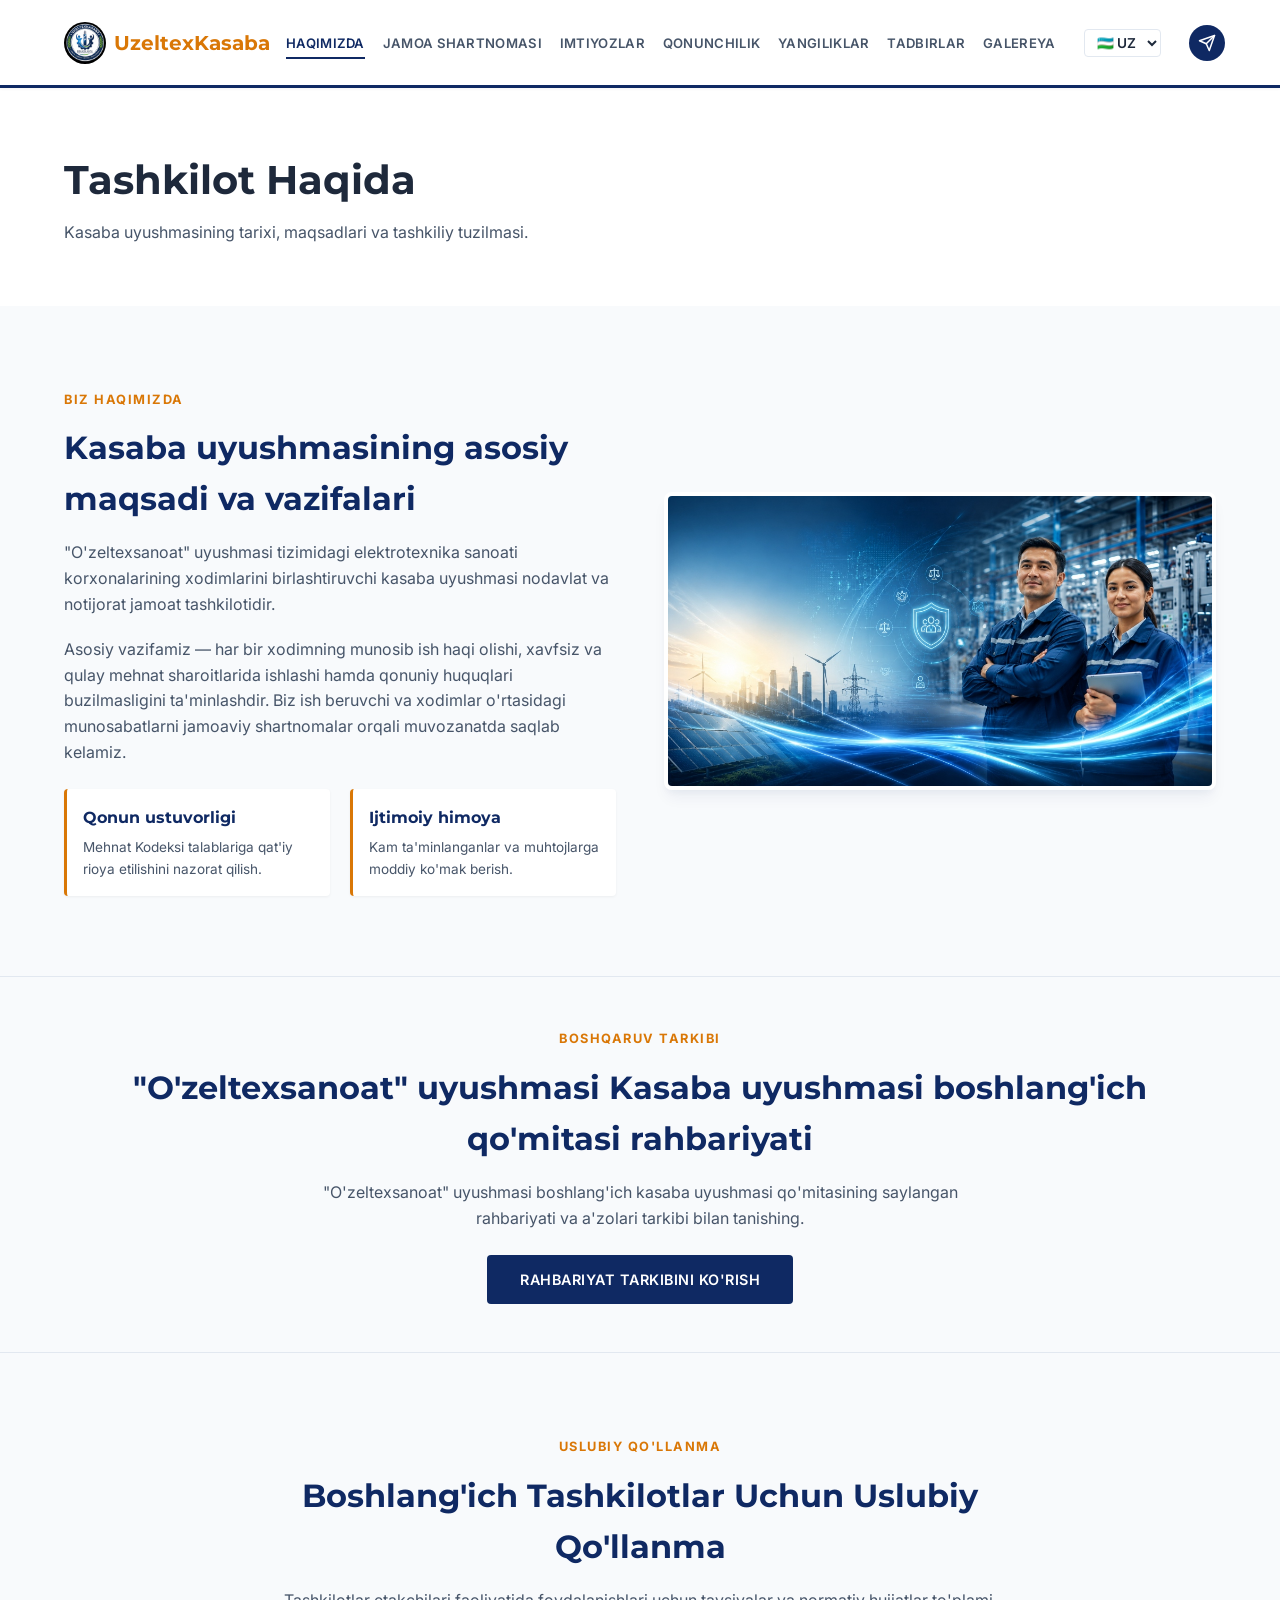
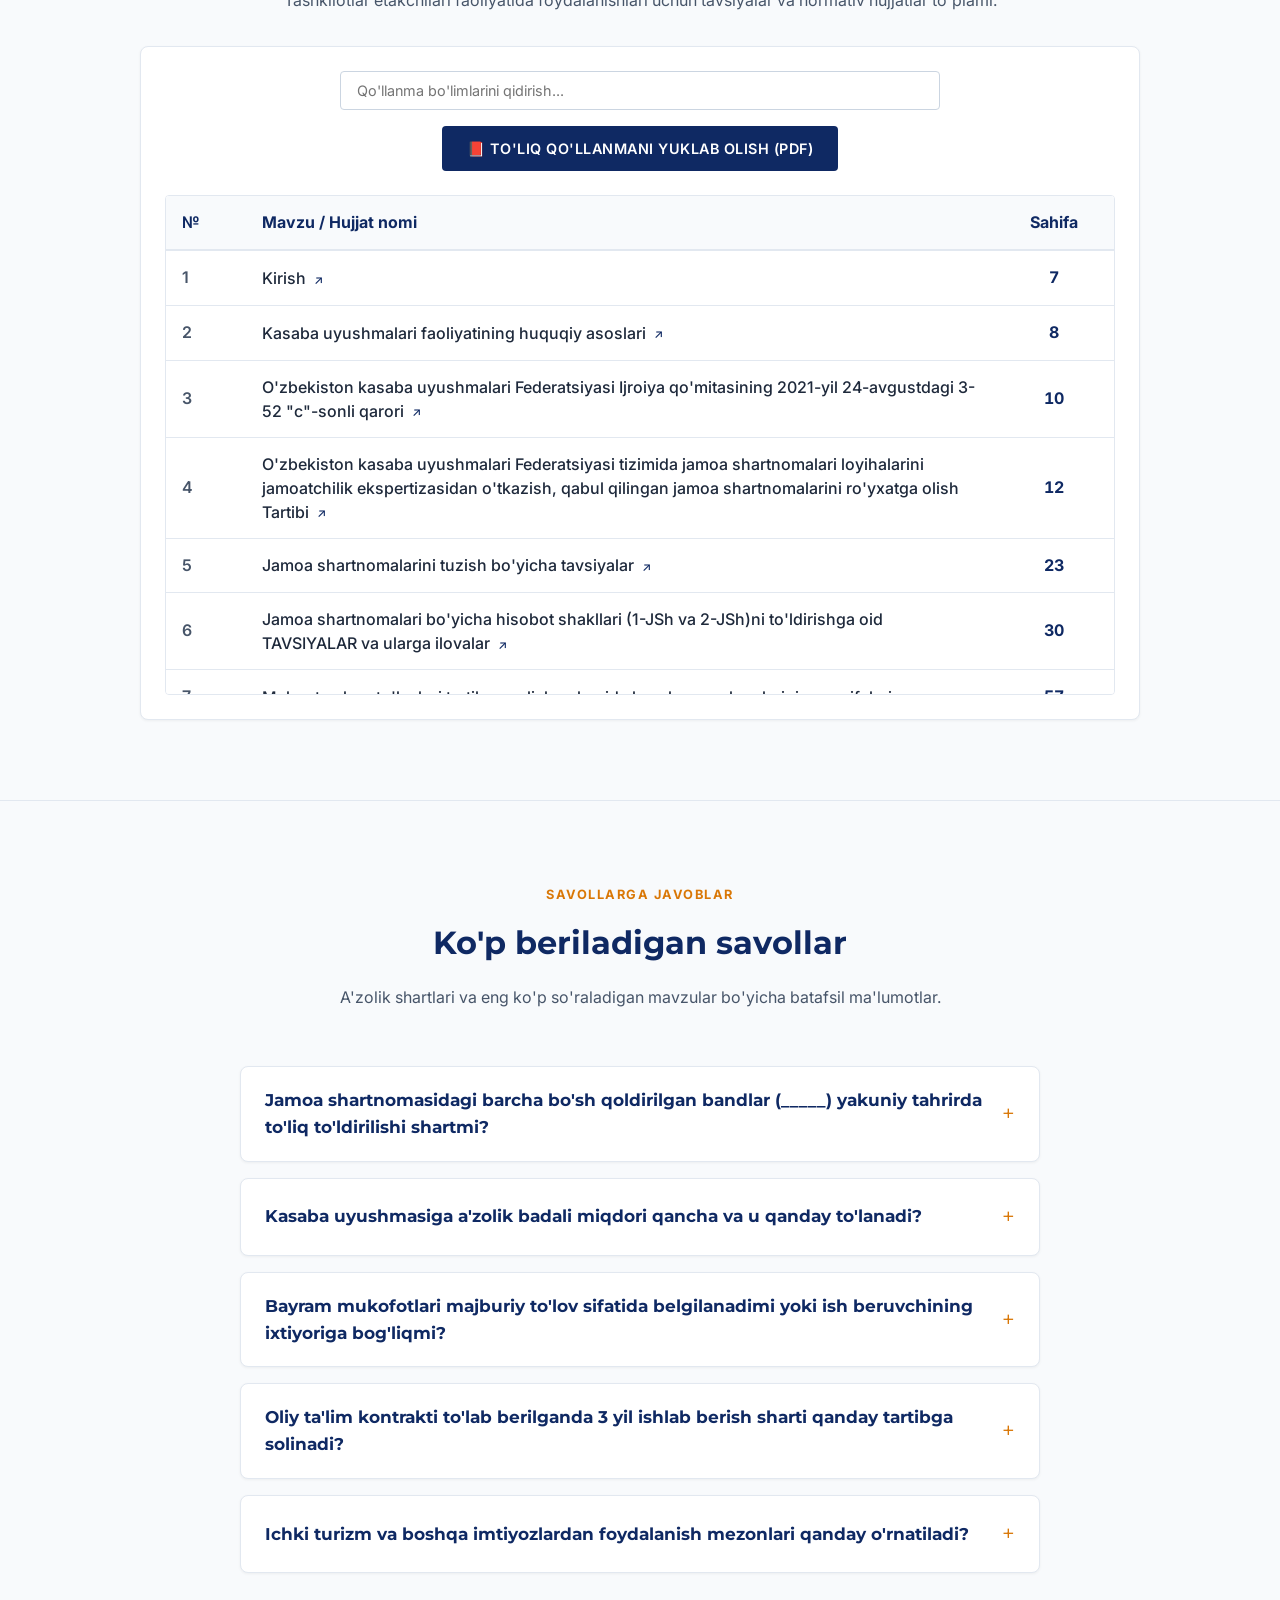
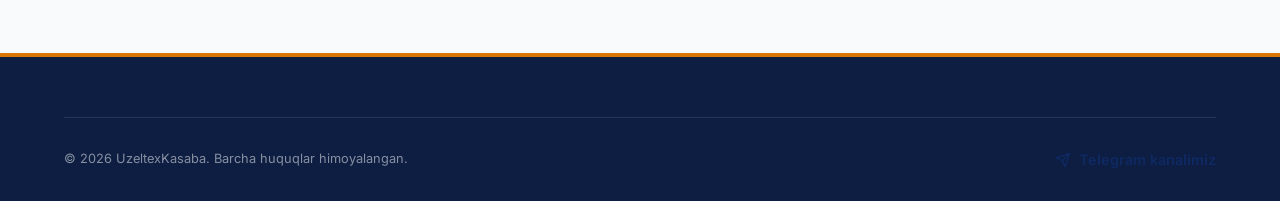
<file: frontend/about.html>
<!DOCTYPE html>
<html lang="uz">
<head>
    <meta charset="UTF-8">
    <meta name="viewport" content="width=device-width, initial-scale=1.0">
    <title>Kasaba Uyushmasi Haqida - UzeltexKasaba</title>
    <link rel="icon" type="image/x-icon" href="favicon.ico">
    <link rel="icon" type="image/png" sizes="32x32" href="favicon-32x32.png">
    <link rel="icon" type="image/png" sizes="16x16" href="favicon-16x16.png">
    <link rel="apple-touch-icon" sizes="180x180" href="apple-touch-icon.png">
    <link rel="stylesheet" href="style.css?v=1.2">
    <style>
        /* Org Chart Styling */
        .org-container {
            display: flex;
            flex-direction: column;
            align-items: center;
            margin: 40px 0;
        }
        .org-card {
            background-color: var(--bg-secondary);
            border: 1px solid var(--border-color);
            border-top: 4px solid var(--color-primary);
            border-radius: var(--radius-md);
            padding: 16px 24px;
            text-align: center;
            min-width: 220px;
            box-shadow: var(--shadow-card);
            position: relative;
        }
        .org-card h4 {
            font-family: var(--font-heading);
            font-size: 1rem;
            color: var(--color-primary);
            margin-bottom: 4px;
        }
        .org-card p {
            font-size: 0.8rem;
            color: var(--text-muted);
            font-weight: 600;
            text-transform: uppercase;
            letter-spacing: 0.5px;
        }
        .org-level-2 {
            display: grid;
            grid-template-columns: repeat(3, 1fr);
            gap: 32px;
            margin-top: 48px;
            position: relative;
        }
        .org-level-2::before {
            content: '';
            position: absolute;
            top: -24px;
            left: 50%;
            width: 2px;
            height: 24px;
            background-color: var(--border-color-light);
            transform: translateX(-50%);
        }
        .org-level-2::after {
            content: '';
            position: absolute;
            top: -24px;
            left: 16.6%;
            right: 16.6%;
            height: 2px;
            background-color: var(--border-color-light);
        }
        .org-level-2 .org-card {
            position: relative;
        }
        .org-level-2 .org-card::before {
            content: '';
            position: absolute;
            top: -24px;
            left: 50%;
            width: 2px;
            height: 24px;
            background-color: var(--border-color-light);
            transform: translateX(-50%);
        }

        /* FAQ Accordion Styling */
        .faq-wrapper {
            max-width: 800px;
            margin: 0 auto;
            display: flex;
            flex-direction: column;
            gap: 16px;
        }
        .faq-item {
            background-color: var(--bg-secondary);
            border: 1px solid var(--border-color);
            border-radius: var(--radius-md);
            overflow: hidden;
            box-shadow: var(--shadow-sm);
        }
        .faq-question {
            padding: 20px 24px;
            font-family: var(--font-heading);
            font-weight: 700;
            font-size: 1.05rem;
            color: var(--color-primary);
            cursor: pointer;
            display: flex;
            justify-content: space-between;
            align-items: center;
            user-select: none;
        }
        .faq-question::after {
            content: '+';
            font-size: 1.4rem;
            font-weight: 400;
            color: var(--color-accent);
            transition: transform var(--transition-fast);
        }
        .faq-item.active .faq-question::after {
            content: '−';
        }
        .faq-answer {
            max-height: 0;
            overflow: hidden;
            padding: 0 24px;
            color: var(--text-secondary);
            font-size: 0.95rem;
            line-height: 1.7;
            transition: all var(--transition-normal);
        }
        .faq-item.active .faq-answer {
            max-height: 250px;
            padding-bottom: 24px;
        }
    </style>
</head>
<body>

    <!-- Header & Navigation -->
    <header class="header">
        <div class="container navbar">
            <a href="index.html" class="logo">
                <img src="images/logo.jpg" alt="UzeltexKasaba Logo" style="height: 42px; width: 42px; object-fit: contain; border-radius: 50%;">
                <span>UzeltexKasaba</span>
            </a>
            <ul class="nav-links">
                <li><a href="about.html" class="nav-link active" data-i18n="nav_about">Haqimizda</a></li>
                <li><a href="agreement.html" class="nav-link" data-i18n="nav_agreement">Jamoa shartnomasi</a></li>
                <li><a href="privileges.html" class="nav-link" data-i18n="nav_privileges">Imtiyozlar</a></li>
                <li><a href="legislation.html" class="nav-link" data-i18n="nav_legislation">Qonunchilik</a></li>
                <li><a href="news.html" class="nav-link" data-i18n="nav_news">Yangiliklar</a></li>
                <li><a href="events.html" class="nav-link" data-i18n="nav_events">Tadbirlar</a></li>
                <li><a href="gallery.html" class="nav-link" data-i18n="nav_gallery">Galereya</a></li>
            </ul>
            <div class="lang-switcher" style="margin-left: 12px; display: flex; align-items: center;">
                <select class="lang-select" style="background-color: var(--bg-secondary); color: var(--text-primary); border: 1px solid var(--border-color); border-radius: var(--radius-sm); padding: 4px 8px; font-size: 0.85rem; font-weight: 600; cursor: pointer; outline: none; transition: border-color 0.2s;">
                    <option value="uz">🇺🇿 UZ</option>
                    <option value="ru">🇷🇺 RU</option>
                    <option value="en">🇬🇧 EN</option>
                </select>
            </div>
            <a href="https://t.me/uzeltexkasaba" target="_blank" class="nav-telegram-btn" title="Telegram">
                <svg width="18" height="18" viewBox="0 0 24 24" fill="none" stroke="currentColor" stroke-width="2" stroke-linecap="round" stroke-linejoin="round" style="color: white;"><path d="m22 2-7 20-4-9-9-4Z"/><path d="M22 2 11 13"/></svg>
            </a>
        </div>
    </header>

    <!-- Page Title -->
    <section class="section section-secondary" style="padding: 60px 0;">
        <div class="container">
            <h1 style="font-family: var(--font-heading); font-size: 2.5rem; font-weight: 700; margin-bottom: 8px;" data-i18n="about_page_title">Tashkilot Haqida</h1>
            <p style="color: var(--text-secondary);" data-i18n="about_page_subtitle">Kasaba uyushmasining tarixi, maqsadlari va tashkiliy tuzilmasi.</p>
        </div>
    </section>

    <!-- Introduction Section -->
    <section class="section">
        <div class="container" style="display: grid; grid-template-columns: 1fr 1fr; gap: 48px; align-items: center;">
            <div>
                <span class="section-tag" data-i18n="about_tag">Biz Haqimizda</span>
                <h2 class="section-title" data-i18n="about_title">Kasaba uyushmasining asosiy maqsadi va vazifalari</h2>
                <p style="color: var(--text-secondary); margin-bottom: 20px;" data-i18n="about_main_desc1">
                    "O'zeltexsanoat" uyushmasi tizimidagi elektrotexnika sanoati korxonalarining xodimlarini birlashtiruvchi kasaba uyushmasi nodavlat va notijorat jamoat tashkilotidir.
                </p>
                <p style="color: var(--text-secondary); margin-bottom: 24px;" data-i18n="about_main_desc2">
                    Asosiy vazifamiz — har bir xodimning munosib ish haqi olishi, xavfsiz va qulay mehnat sharoitlarida ishlashi hamda qonuniy huquqlari buzilmasligini ta'minlashdir. Biz ish beruvchi va xodimlar o'rtasidagi munosabatlarni jamoaviy shartnomalar orqali muvozanatda saqlab kelamiz.
                </p>
                <div style="display: grid; grid-template-columns: 1fr 1fr; gap: 20px;">
                    <div style="background-color: var(--bg-secondary); padding: 16px; border-left: 3px solid var(--color-accent); border-radius: var(--radius-sm); box-shadow: var(--shadow-sm);">
                        <h4 style="color: var(--color-primary); font-family: var(--font-heading); margin-bottom: 6px;" data-i18n="rule_of_law_title">Qonun ustuvorligi</h4>
                        <p style="font-size: 0.85rem; color: var(--text-secondary);" data-i18n="rule_of_law_desc">Mehnat Kodeksi talablariga qat'iy rioya etilishini nazorat qilish.</p>
                    </div>
                    <div style="background-color: var(--bg-secondary); padding: 16px; border-left: 3px solid var(--color-accent); border-radius: var(--radius-sm); box-shadow: var(--shadow-sm);">
                        <h4 style="color: var(--color-primary); font-family: var(--font-heading); margin-bottom: 6px;" data-i18n="social_protection_title">Ijtimoiy himoya</h4>
                        <p style="font-size: 0.85rem; color: var(--text-secondary);" data-i18n="social_protection_desc">Kam ta'minlanganlar va muhtojlarga moddiy ko'mak berish.</p>
                    </div>
                </div>
            </div>
            <div>
                <img src="images/union_hero_bg.jpg" alt="Kasaba uyushmasi yig'ilishi" style="border-radius: var(--radius-md); box-shadow: var(--shadow-lg); border: 4px solid white;">
            </div>
        </div>
    </section>

    <!-- Leadership Promotion Section -->
    <section class="section" style="background-color: var(--bg-primary); padding: 48px 0; border-top: 1px solid var(--border-color);">
        <div class="container" style="text-align: center;">
            <span class="section-tag" data-i18n="leadership_tag">Boshqaruv Tarkibi</span>
            <h2 class="section-title" style="margin-bottom: 16px;" data-i18n="leadership_title">"O'zeltexsanoat" uyushmasi Kasaba uyushmasi boshlang'ich qo'mitasi rahbariyati</h2>
            <p style="max-width: 650px; margin: 0 auto 24px auto; color: var(--text-secondary); line-height: 1.6;" data-i18n="leadership_desc">
                "O'zeltexsanoat" uyushmasi boshlang'ich kasaba uyushmasi qo'mitasining saylangan rahbariyati va a'zolari tarkibi bilan tanishing.
            </p>
            <a href="leadership.html" target="_blank" class="btn btn-primary" style="display: inline-flex; align-items: center; gap: 8px; font-weight: 600; padding: 12px 32px;" data-i18n="leadership_btn">
                Rahbariyat tarkibini ko'rish
            </a>
        </div>
    </section>


    <!-- Methodological Guide Section -->
    <section class="section" style="background-color: var(--bg-primary); border-top: 1px solid var(--border-color); border-bottom: 1px solid var(--border-color);">
        <div class="container">
            <div class="section-header" style="margin-bottom: 32px;">
                <span class="section-tag" data-i18n="guide_tag">Uslubiy Qo'llanma</span>
                <h2 class="section-title" data-i18n="guide_title">Boshlang'ich Tashkilotlar Uchun Uslubiy Qo'llanma</h2>
                <p class="section-subtitle" data-i18n="guide_subtitle">Tashkilotlar etakchilari faoliyatida foydalanishlari uchun tavsiyalar va normativ hujjatlar to'plami.</p>
            </div>

            <!-- Search and Guide Table -->
            <div style="background-color: var(--bg-secondary); border: 1px solid var(--border-color); border-radius: var(--radius-md); padding: 24px; box-shadow: var(--shadow-sm); max-width: 1000px; margin: 0 auto;">
                <div style="max-width: 600px; margin: 0 auto 24px auto; display: flex; flex-direction: column; gap: 16px; align-items: center;">
                    <input type="text" id="guideSearch" class="search-input" style="width: 100%; box-sizing: border-box;" placeholder="Qo'llanma bo'limlarini qidirish..." data-i18n="guide_search" data-i18n-attr="placeholder" oninput="filterAndRenderGuide(this.value.toLowerCase().trim())">
                    <a href="images/Boshlangich_tashkilotlar_uchun_uslubiy_qollanma.pdf" target="_blank" class="btn btn-primary" style="display: inline-flex; align-items: center; gap: 8px; font-weight: 600; padding: 10px 24px; font-size: 0.9rem; text-decoration: none;" data-i18n="guide_download_btn">
                        📕 To'liq qo'llanmani yuklab olish (PDF)
                    </a>
                </div>

                <div style="overflow-x: auto; max-height: 500px; overflow-y: auto; border: 1px solid var(--border-color); border-radius: var(--radius-sm);">
                    <table style="width: 100%; border-collapse: collapse; min-width: 600px; background-color: var(--bg-secondary);">
                        <thead style="position: sticky; top: 0; background-color: var(--bg-primary); z-index: 10;">
                            <tr style="border-bottom: 2px solid var(--border-color); text-align: left;">
                                <th style="padding: 14px 16px; font-weight: 700; color: var(--color-primary); width: 80px;" data-i18n="guide_table_no">№</th>
                                <th style="padding: 14px 16px; font-weight: 700; color: var(--color-primary);" data-i18n="guide_table_title">Mavzu / Hujjat nomi</th>
                                <th style="padding: 14px 16px; font-weight: 700; color: var(--color-primary); width: 120px; text-align: center;" data-i18n="guide_table_page">Sahifa</th>
                            </tr>
                        </thead>
                        <tbody id="guideTableBody">
                            <!-- Dynamically loaded -->
                        </tbody>
                    </table>
                </div>
            </div>
        </div>
    </section>

    <!-- FAQ Accordion Section -->
    <section class="section">
        <div class="container">
            <div class="section-header">
                <span class="section-tag" data-i18n="faq_section_tag">Savollarga javoblar</span>
                <h2 class="section-title" data-i18n="faq_title">Ko'p beriladigan savollar</h2>
                <p class="section-subtitle" data-i18n="faq_section_subtitle">A'zolik shartlari va eng ko'p so'raladigan mavzular bo'yicha batafsil ma'lumotlar.</p>
            </div>

            <div class="faq-wrapper">
                <div class="faq-item">
                    <div class="faq-question" data-i18n="faq_q1_text">Jamoa shartnomasidagi barcha bo'sh qoldirilgan bandlar (_____) yakuniy tahrirda to'liq to'ldirilishi shartmi?</div>
                    <div class="faq-answer" data-i18n="faq_a1_text">
                        Ha. Jamoa shartnomasi yakuniy imzolanishidan oldin barcha bo'sh qoldirilgan bandlar (sana, muddatlar, foizlar, BHM hisobidagi summalar) kelishuv komissiyasi hamda ish beruvchi vakillari tomonidan to'liq to'ldirilishi va aniqlashtirilishi shart. Bo'sh qoldirilgan bandlar bilan shartnoma ro'yxatdan o'tmaydi.
                    </div>
                </div>
                <div class="faq-item">
                    <div class="faq-question" data-i18n="faq_q2_text">Kasaba uyushmasiga a'zolik badali miqdori qancha va u qanday to'lanadi?</div>
                    <div class="faq-answer" data-i18n="faq_a2_text">
                        Amaldagi qoidalarga ko'ra, kasaba uyushmasiga a'zolik badali xodimning oylik ish haqining 1 foizi miqdorida belgilanadi. Ushbu mablag' xodimning rozilik arizasiga asosan har oyda uning oylik ish haqidan buxgalteriya orqali avtomatik tarzda kasaba uyushmasi hisob raqamiga o'tkazib boriladi.
                    </div>
                </div>
                <div class="faq-item">
                    <div class="faq-question" data-i18n="faq_q3_text">Bayram mukofotlari majburiy to'lov sifatida belgilanadimi yoki ish beruvchining ixtiyoriga bog'liqmi?</div>
                    <div class="faq-answer" data-i18n="faq_a3_text">
                        Jamoa shartnomasida belgilangan bayram mukofotlari va to'lovlari (masalan, 8-mart, Mustaqillik bayrami va boshqalar) shartnoma imzolangach, ish beruvchi uchun majburiy hisoblanadi va ixtiyoriy ravishda bekor qilinishi mumkin emas.
                    </div>
                </div>
                <div class="faq-item">
                    <div class="faq-question" data-i18n="faq_q4_text">Oliy ta'lim kontrakti to'lab berilganda 3 yil ishlab berish sharti qanday tartibga solinadi?</div>
                    <div class="faq-answer" data-i18n="faq_a4_text">
                        Xodimning yoki uning farzandining oliy ta'lim muassasasidagi o'qishi uchun to'lov qilingan taqdirda, tashkilot va xodim o'rtasida alohida yozma shartnoma (kelishuv) rasmiylashtiriladi. Unda o'qish yakunlangach 3 yil davomida uzluksiz ishlab berish majburiyati va tomonlarning huquqlari batafsil belgilab qo'yiladi.
                    </div>
                </div>
                <div class="faq-item">
                    <div class="faq-question" data-i18n="faq_q5_text">Ichki turizm va boshqa imtiyozlardan foydalanish mezonlari qanday o'rnatiladi?</div>
                    <div class="faq-answer" data-i18n="faq_a5_text">
                        Ichki turizm, yo'llanmalar va moddiy yordamlardan foydalanish shartlari va navbat mezonlari har bir a'zo uchun adolatli va ochiq-oydin bo'lishini ta'minlash maqsadida alohida ichki Nizom va qo'mitaning tasdiqlangan tartibi asosida belgilab olinadi.
                    </div>
                </div>
            </div>
        </div>
    </section>

    <!-- Footer -->
    <footer class="footer">
        <div class="container">
            <div class="footer-bottom" style="display: flex; justify-content: space-between; align-items: center; flex-wrap: wrap; gap: 16px;">
                <p>&copy; 2026 UzeltexKasaba. <span data-i18n="footer_rights">Barcha huquqlar himoyalangan.</span></p>
                <a href="https://t.me/uzeltexkasaba" target="_blank" style="display: flex; align-items: center; gap: 8px; color: var(--color-primary); text-decoration: none; font-size: 0.9rem; font-weight: 600; transition: opacity 0.2s;" onmouseover="this.style.opacity='0.8'" onmouseout="this.style.opacity='1'">
                    <svg width="16" height="16" viewBox="0 0 24 24" fill="none" stroke="currentColor" stroke-width="2" stroke-linecap="round" stroke-linejoin="round" style="vertical-align: middle;"><path d="m22 2-7 20-4-9-9-4Z"/><path d="M22 2 11 13"/></svg>
                    <span data-i18n="footer_telegram">Telegram kanalimiz</span>
                </a>
            </div>
        </div>
    </footer>

    <script src="translations.js"></script>
    <script src="app.js"></script>
    <script>
        document.addEventListener('DOMContentLoaded', () => {
            // FAQ accordion toggle logic
            const faqItems = document.querySelectorAll('.faq-item');
            faqItems.forEach(item => {
                const question = item.querySelector('.faq-question');
                question.addEventListener('click', () => {
                    const isActive = item.classList.contains('active');
                    faqItems.forEach(i => i.classList.remove('active'));
                    if (!isActive) {
                        item.classList.add('active');
                    }
                });
            });
        });

        // Methodological Guide Data
        const guideItems = [
            { id: 1, title_uz: "Kirish", title_ru: "Введение", title_en: "Introduction", page: 7 },
            { id: 2, title_uz: "Kasaba uyushmalari faoliyatining huquqiy asoslari", title_ru: "Правовые основы деятельности профсоюзов", title_en: "Legal Foundations of Trade Union Activities", page: 8 },
            { id: 3, title_uz: "O'zbekiston kasaba uyushmalari Federatsiyasi Ijroiya qo'mitasining 2021-yil 24-avgustdagi 3-52 \"c\"-sonli qarori", title_ru: "Постановление Исполкома Федерации профсоюзов Узбекистана от 24 августа 2021 года № 3-52 «с»", title_en: "Decision of the Executive Committee of the Federation of Trade Unions of Uzbekistan dated August 24, 2021, No. 3-52 's'", page: 10 },
            { id: 4, title_uz: "O'zbekiston kasaba uyushmalari Federatsiyasi tizimida jamoa shartnomalari loyihalarini jamoatchilik ekspertizasidan o'tkazish, qabul qilingan jamoa shartnomalarini ro'yxatga olish Tartibi", title_ru: "Порядок проведения общественной экспертизы проектов коллекческих договоров в системе Федерации профсоюзов Узбекистана и регистрации принятых коллективных договоров", title_en: "Procedure for Public Expertise of Draft Collective Agreements and Registration of Concluded Collective Agreements", page: 12 },
            { id: 5, title_uz: "Jamoa shartnomalarini tuzish bo'yicha tavsiyalar", title_ru: "Рекомендации по заключению коллективных договоров", title_en: "Recommendations on concluding collective agreements", page: 23 },
            { id: 6, title_uz: "Jamoa shartnomalari bo'yicha hisobot shakllari (1-JSh va 2-JSh)ni to'ldirishga oid TAVSIYALAR va ularga ilovalar", title_ru: "РЕКОМЕНДАЦИИ и приложения по заполнению форм отчетности коллективных договоров (1-JSh и 2-JSh)", title_en: "RECOMMENDATIONS and annexes on filling reporting forms of collective agreements (1-JSh and 2-JSh)", page: 30 },
            { id: 7, title_uz: "Mehnatga haq to'lashni tartibga solish sohasida kasaba uyushmalarining vazifalari", title_ru: "Задачи профсоюзов в области регулирования оплаты труда", title_en: "Tasks of trade unions in the field of regulation of labor remuneration", page: 57 },
            { id: 8, title_uz: "Mehnatni muhofaza qilish bo'yicha vakil to'g'risida Nizom", title_ru: "Положение о представителе по охране труда", title_en: "Regulation on the representative for labor protection", page: 63 },
            { id: 9, title_uz: "O'zbekiston kasaba uyushmalari Federatsiyasi Kengashi Rayosatining 2017-yil 4-apreldagi 6-44 \"c\"-sonli qarori", title_ru: "Постановление Президиума Совета Федерации профсоюзов Узбекистана от 4 апреля 2017 года № 6-44 «с»", title_en: "Decision of the Presidium of the Council of the Federation of Trade Unions of Uzbekistan dated April 4, 2017, No. 6-44 's'", page: 68 },
            { id: 10, title_uz: "Kasaba uyushmasi qo'mitasining mehnatni muhofaza qilish bo'yicha komissiyasi to'g'risida Nizom", title_ru: "Положение о комиссии по охране труда профсоюзного комитета", title_en: "Regulation on the labor protection commission of the trade union committee", page: 69 },
            { id: 11, title_uz: "Mehnatni muhofaza qilish tadbirlarini rejalashtirish bo'yicha tavsiyalar va ilovalari", title_ru: "Рекомендации и приложения по планированию мероприятий по охране труда", title_en: "Recommendations and annexes on planning labor protection measures", page: 76 },
            { id: 12, title_uz: "Boshlang'ich kasaba uyushma qo'mitasi (tashkiloti)ning mehnat muhofazasi va xavfsizligi bo'yicha olib borgan ishlari haqida ma'lumot", title_ru: "Информация о проделанной работе первичного профсоюзного комитета (организации) по охране труда и технике безопасности", title_en: "Information on the work of the primary trade union committee (organization) on labor protection and safety", page: 87 },
            { id: 13, title_uz: "Korxonalarda mehnatni muhofaza qilish va mehnatning xavfsiz usullarida ishlash uchun o'tkaziladigan yo'riqnomalarning holatini tekshirish uchun kasaba uyushmasi qo'mitasiga tavsiyanoma", title_ru: "Рекомендация профсоюзному комитету для проверки состояния инструктажей по охране труда и безопасным методам работы на предприятиях", title_en: "Recommendation to the trade union committee for checking the status of labor protection briefings and safe working methods at enterprises", page: 90 },
            { id: 14, title_uz: "Ishlab chiqarishdagi baxtsiz hodisa va salomatlikka boshqa xil zarar yetkazilishi to'g'risidagi N-1 shakldagi Dalolatnomani tuzish va ro'yxatga olishni nazorat qilish yuzasidan kasaba uyushma qo'mitasining mehnatni muhofaza qilish bo'yicha komissiyasiga tavsiyanoma", title_ru: "Рекомендация комиссии профсоюзного комитета по охране труда по составлению и контролю за регистрацией акта формы Н-1 о несчастном случае на производстве", title_en: "Recommendation to the union committee's labor protection commission on compiling and controlling the registration of form N-1 accident reports", page: 94 },
            { id: 15, title_uz: "Mehnat muhofazasi bo'yicha komissiyaning jamoatchilik nazoratini amalga oshirishda aniqlangan kamchiliklarni bartaraf etish bo'yicha tavsiyalar", title_ru: "Рекомендации по устранению недостатков, выявленных при осуществлении общественного контроля комиссией по охране труда", title_en: "Recommendations for eliminating deficiencies identified during public control by the labor protection commission", page: 106 },
            { id: 16, title_uz: "Mehnat muhofazasi bo'yicha komissiya raisiga uslubiy maslahat", title_ru: "Методический совет председателю комиссии по охране труда", title_en: "Methodological advice to the chairman of the labor protection commission", page: 107 },
            { id: 17, title_uz: "Kasb kasalliklarining oldini olish yuzasidan tibbiyot profilaktika muassasalari va kasaba uyushmalarining tavsiyalari", title_ru: "Рекомендации лечебно-профилактических учреждений и профсоюзов по профилактике профессиональных заболеваний", title_en: "Recommendations of medical preventive institutions and trade unions on prevention of occupational diseases", page: 108 },
            { id: 18, title_uz: "O'zbekiston kasaba uyushmalari Federatsiyasi Kengashi Rayosatining 2017-yil 20-noyabrdagi 8-108 \"c\"-sonli qarori", title_ru: "Постановление Президиума Совета Федерации профсоюзов Узбекистана от 20 ноября 2017 года № 8-108 «с»", title_en: "Decision of the Presidium of the Council of the Federation of Trade Unions of Uzbekistan dated November 20, 2017, No. 8-108 's'", page: 114 },
            { id: 19, title_uz: "Mehnat muhofazasi va xavfsizligi bo'yicha jamoatchilik nazoratini tashkil etish yuzasidan respublika ko'rik-tanlovi to'g'risida Nizom", title_ru: "Положение о республиканском смотре-конкурсе по организации общественного контроля по охране труда и технике безопасности", title_en: "Regulation on the republican review contest on organizing public control over labor protection and safety", page: 116 },
            { id: 20, title_uz: "O'zbekiston kasaba uyushmalari Federatsiyasi Ijroiya qo'mitasining 2021-yil 19-martdagi 2-37 \"c\"-sonli qarori", title_ru: "Постановление Исполкома Федерации профсоюзов Узбекистана от 19 марта 2021 года № 2-37 «с»", title_en: "Decision of the Executive Committee of the Federation of Trade Unions of Uzbekistan dated March 19, 2021, No. 2-37 's'", page: 141 },
            { id: 21, title_uz: "O'zbekiston kasaba uyushmalari Federatsiyasi tizimida jismoniy va yuridik shaxslarning murojaatlari bilan ishlash tartibi to'g'risidagi Nizom", title_ru: "Положение о порядке работы с обращениями физических и юридических лиц в системе Федерации профсоюзов Узбекистана", title_en: "Regulation on the procedure of working with appeals of individuals and legal entities in the system of the Federation of Trade Unions of Uzbekistan", page: 143 },
            { id: 22, title_uz: "O'zbekiston kasaba uyushmalari Federatsiyasi Ijroiya qo'mitasining 2023-yil 23-maydagi 9-5-sonli qarori", title_ru: "Постановление Исполкома Федерации профсоюзов Узбекистана от 23 мая 2023 года № 9-5", title_en: "Decision of the Executive Committee of the Federation of Trade Unions of Uzbekistan dated May 23, 2023, No. 9-5", page: 154 },
            { id: 23, title_uz: "Kasaba uyushmasi qo'mitasi, organida mehnat shartnomasini bekor qilish taqdimnomasini ko'rib chiqish Tartibi", title_ru: "Порядок рассмотрения представления об аннулировании трудового договора в профсоюзном комитете, органе", title_en: "Procedure for reviewing representations on terminating labor contracts in trade union committees and organs", page: 155 },
            { id: 24, title_uz: "O'zbekiston kasaba uyushmalari Federatsiyasi Kengashining 2013-yil 25-yanvardagi 7-4-sonli qarori", title_ru: "Постановление Совета Федерации профсоюзов Узбекистана от 25 января 2013 года № 7-4", title_en: "Decision of the Council of the Federation of Trade Unions of Uzbekistan dated January 25, 2013, No. 7-4", page: 161 },
            { id: 25, title_uz: "Kasaba uyushmasiga a'zolik badallarini taqsimlash, kasaba uyushma budjeti mablag'laridan maqsadli va samarali foydalanish tartibi to'g'riside Nizom", title_ru: "Положение о распределении членских профсоюзных взносов, целевом и эффективном использовании средств профсоюзного бюджета", title_en: "Regulation on distribution of membership trade union fees, targeted and effective use of union budget funds", page: 167 },
            { id: 26, title_uz: "O'zbekiston kasaba uyushmalari Federatsiyasi Kengashi Rayosatining 2012-yil 24-apreldagi 6-11-sonli qarori", title_ru: "Постановление Президиума Совета Федерации профсоюзов Узбекистана от 24 апреля 2012 года № 6-11", title_en: "Decision of the Presidium of the Council of the Federation of Trade Unions of Uzbekistan dated April 24, 2012, No. 6-11", page: 179 },
            { id: 27, title_uz: "Kasaba uyushmalari tashkilotlarida kasaba uyushma budjeti mablag'larining sarflanishida moliyaviy hujjatlarni rasmiylashtirish Tartibi", title_ru: "Порядок оформления финансовых документов при расходовании средств профсоюзного бюджета в профсоюзных организациях", title_en: "Procedure for drawing up financial documents when spending union budget funds in union organizations", page: 181 },
            { id: 28, title_uz: "O'zbekiston kasaba uyushmalari Federatsiyasi Kengashi Rayosatining 2013-yil 26-yanvardagi 9-24-sonli qarori", title_ru: "Постановление Президиума Совета Федерации профсоюзов Узбекистана от 26 января 2013 года № 9-24", title_en: "Decision of the Presidium of the Council of the Federation of Trade Unions of Uzbekistan dated January 26, 2013, No. 9-24", page: 196 },
            { id: 29, title_uz: "Ijtimoiy sug'urta budjeti mablag'lari hisobidan sanatoriylarga yo'llanmalarni rejalashtirish, chiqarish, taqsimlash, sotish, berish, hisobga olish va hisobotini yuritish tartibi to'g'risida Yo'riqnoma", title_ru: "Инструкция о порядке планирования, выпуска, распределения, продажи, выдачи, учета и отчетности путевок в санатории за счет средств бюджета социального страхования", title_en: "Instructions on planning, issuing, distributing, selling, allocating, accounting, and reporting of sanatorium vouchers from social insurance funds", page: 198 },
            { id: 30, title_uz: "Kasaba uyushmalari organlarining xodimlar va ularning oila a'zolarini sog'lomlashtirish uchun yo'naltirilgan mablag'larni sarflash tartibi to'g'risida Nizom", title_ru: "Положение о порядке расходования средств профсоюзных органов, направляемых на оздоровление работников и членов их семей", title_en: "Regulation on the spending procedure of trade union funds allocated for the rehabilitation of workers and their families", page: 210 },
            { id: 31, title_uz: "Kasaba uyushmalari organlarining xodimlar va ularning oila a'zolarini sog'lomlashtirish uchun yo'naltirilgan mablag'larni sarflash tartibi to'g'risida NIZOM (Molya vazirligi, Mehnat vazirligi, Soliq qo'mitasi va Markaziy bank qarori)", title_ru: "ПОЛОЖЕНИЕ о расходовании средств профсоюзных органов на оздоровление работников и членов их семей (Решение Минфина, Минтруда, Налогового комитета и ЦБ)", title_en: "REGULATION on spending union organ funds for the rehabilitation of workers and families (Decision of Ministry of Finance, Ministry of Labor, Tax Committee and Central Bank)", page: 211 },
            { id: 32, title_uz: "Kasaba uyushmasidan sanatoriylarga yo'llanmalar olish tartibi (namuna)", title_ru: "Порядок получения путевок в санатории из профсоюза (образец)", title_en: "Procedure for obtaining sanatorium vouchers from the trade union (sample)", page: 215 },
            { id: 33, title_uz: "Kasaba uyushmasi a'zolik badallari hisobidan sanatoriy va dam olish uylariga imtiyozli yo'llanmalar olishni rejalashtirish, chiqarish, taqsimlash, sotish, hisobga olish, berish va hisobotlarni tartibga solish to'g'risida Yo'riqnoma", title_ru: "Инструкция о планировании, выпуске, распределении, продаже, учете, выдаче и отчетности льготных путевок в санатории и дома отдыха за счет членских профсоюзных взносов", title_en: "Instructions on planning, issuing, distributing, selling, accounting, allocating, and reporting of discounted vouchers to sanatoriums and rest homes from membership fees", page: 217 },
            { id: 34, title_uz: "Kasaba uyushmalari Federatsiyasida madaniy-ma'rifiy yo'nalishida tavsiyalar", title_ru: "Рекомендации в культурно-просветительском направлении в системе Федерации профсоюзов", title_en: "Recommendations in the cultural-educational direction in the system of the Federation of Trade Unions", page: 229 },
            { id: 35, title_uz: "Kasaba uyushmalari tizimida madaniy-ommaviy tadbirlar o'tkazish to'g'risidagi Nizom", title_ru: "Положение о проведении культурно-массовых мероприятий в системе профсоюзов", title_en: "Regulation on holding cultural-mass events in the trade union system", page: 232 },
            { id: 36, title_uz: "Korxona, tashkilot va muassasalarda «Ma'naviyat va ma'rifat» xonalarini tashkil etish va jihozlash bo'yicha tavsiyalar", title_ru: "Рекомендации по созданию и оснащению кабинетов «Духовности и просветительства» на предприятиях, организациях и учреждениях", title_en: "Recommendations on establishing and equipping 'Spirituality and Enlightenment' rooms in enterprises, organizations, and institutions", page: 236 },
            { id: 37, title_uz: "Kasaba uyushmalari Federatsiyasining jismoniy tarbiya va ommaviy sportni rivojlantirish Konsepsiyasi", title_ru: "Концепция развития физической культуры и массового спорта Федерации профсоюзов", title_en: "Concept of physical education and mass sports development of the Federation of Trade Unions", page: 238 },
            { id: 38, title_uz: "Kasaba uyushmalari tizimida ommaviy sport-sog'lomlashtirish tadbirlarini o'tkazish to'g'risidagi Nizom", title_ru: "Положение о проведении массовых спортивно-оздоровительных мероприятий в системе профсоюзов", title_en: "Regulation on holding mass sports and health events in the trade union system", page: 244 },
            { id: 39, title_uz: "Kasaba uyushmalari tizimidagi korxona, tashkilot, muassasalarda jismoniy tarbiya va sportni rivojlantirish, ommaviyligini oshirish, aholining mehnat samaradorligini oshirish va mehnat qilish faolligini uzaytirish uchun tavsiyalar", title_ru: "Рекомендации по развитию физической культуры и спорта на предприятиях, в организациях и учреждениях для повышения эффективности труда и продления трудовой активности населения", title_en: "Recommendations on physical education and sports development in enterprises and organizations to increase labor productivity and prolong activity", page: 249 },
            { id: 40, title_uz: "O'zbekiston kasaba uyushmalari Federatsiyasi Kengashi Rayosatining 2015-yil 31-martdagi 21-53 \"c\"-sonli qarori", title_ru: "Постановление Президиума Совета Федерации профсоюзов Узбекистана от 31 марта 2015 года № 21-53 «с»", title_en: "Decision of the Presidium of the Council of the Federation of Trade Unions of Uzbekistan dated March 31, 2015, No. 21-53 's'", page: 261 },
            { id: 41, title_uz: "Kasaba uyushmalari tizimidagi boshlang'ich tashkilotlar o'rtasida o'tkaziladigan «Eng namunali boshlang'ich tashkilot» ko'rik-tanlovi to'g'risida Nizom", title_ru: "Положение о смотре-конкурсе «Самая образцовая первичная организация», проводимом среди первичных организаций в системе профсоюзов", title_en: "Regulation on review contest 'The Most Exemplary Primary Organization' held among primary organizations in the trade union system", page: 264 },
            { id: 42, title_uz: "Boshlang'ich tashkilotda ishni rejalashtirish, hujjatlarni rasmiylashtirish yuzasidan tavsiyalar, hujjatlar namunalari", title_ru: "Рекомендации по планированию работы в первичной организации, оформлению документов и образцы документов", title_en: "Recommendations on work planning in primary organizations, document preparation, and document samples", page: 277 },
            { id: 43, title_uz: "Kasaba uyushmalari organlarida saylab qo'yiladigan lavozimlarga saylangan xodimlar bilan mehnat munosabatlarini rasmiylashtirish yuzasidan tushuntirish", title_ru: "Разъяснение о порядке оформления трудовых отношений с работниками, избранными на выборные должности в профсоюзных органах", title_en: "Explanation on formatting labor relations with employees elected to elective positions in trade union organs", page: 294 }
        ];

        function renderGuide(filterQuery = '') {
            const tbody = document.getElementById('guideTableBody');
            if (!tbody) return;

            const currentLang = typeof getCurrentLanguage === 'function' ? getCurrentLanguage() : 'uz';

            const filteredItems = guideItems.filter(item => {
                const title = item[`title_${currentLang}`] || item.title_uz;
                return title.toLowerCase().includes(filterQuery);
            });

            if (filteredItems.length === 0) {
                tbody.innerHTML = `
                    <tr>
                        <td colspan="3" style="padding: 24px; text-align: center; color: var(--text-muted);">
                            ${currentLang === 'uz' ? 'Mavzular topilmadi.' : (currentLang === 'ru' ? 'Разделы не найдены.' : 'No topics found.')}
                        </td>
                    </tr>
                `;
                return;
            }

            tbody.innerHTML = filteredItems.map(item => {
                const title = item[`title_${currentLang}`] || item.title_uz;
                return `
                    <tr style="border-bottom: 1px solid var(--border-color); transition: background-color 0.2s;" onmouseover="this.style.backgroundColor='var(--bg-primary)'" onmouseout="this.style.backgroundColor='transparent'">
                        <td style="padding: 14px 16px; font-weight: 600; color: var(--text-secondary);">${item.id}</td>
                        <td style="padding: 14px 16px; font-weight: 500; color: var(--text-primary); line-height: 1.5;">
                            <a href="images/Boshlangich_tashkilotlar_uchun_uslubiy_qollanma.pdf#page=${item.page}" target="_blank" style="color: var(--text-primary); text-decoration: none; display: block; width: 100%;">
                                ${escapeHTML(title)} <span style="font-size: 0.75rem; color: var(--color-primary); margin-left: 4px; vertical-align: middle;">↗</span>
                            </a>
                        </td>
                        <td style="padding: 14px 16px; font-weight: 600; color: var(--color-primary); text-align: center; font-variant-numeric: tabular-nums;">
                            <a href="images/Boshlangich_tashkilotlar_uchun_uslubiy_qollanma.pdf#page=${item.page}" target="_blank" style="color: var(--color-primary); text-decoration: none; font-weight: 700;">
                                ${item.page}
                            </a>
                        </td>
                    </tr>
                `;
            }).join('');
        }

        function filterAndRenderGuide(query) {
            renderGuide(query);
        }

        // Initialize guide rendering
        document.addEventListener('DOMContentLoaded', () => {
            renderGuide();
        });
    </script>
</body>
</html>
</file>
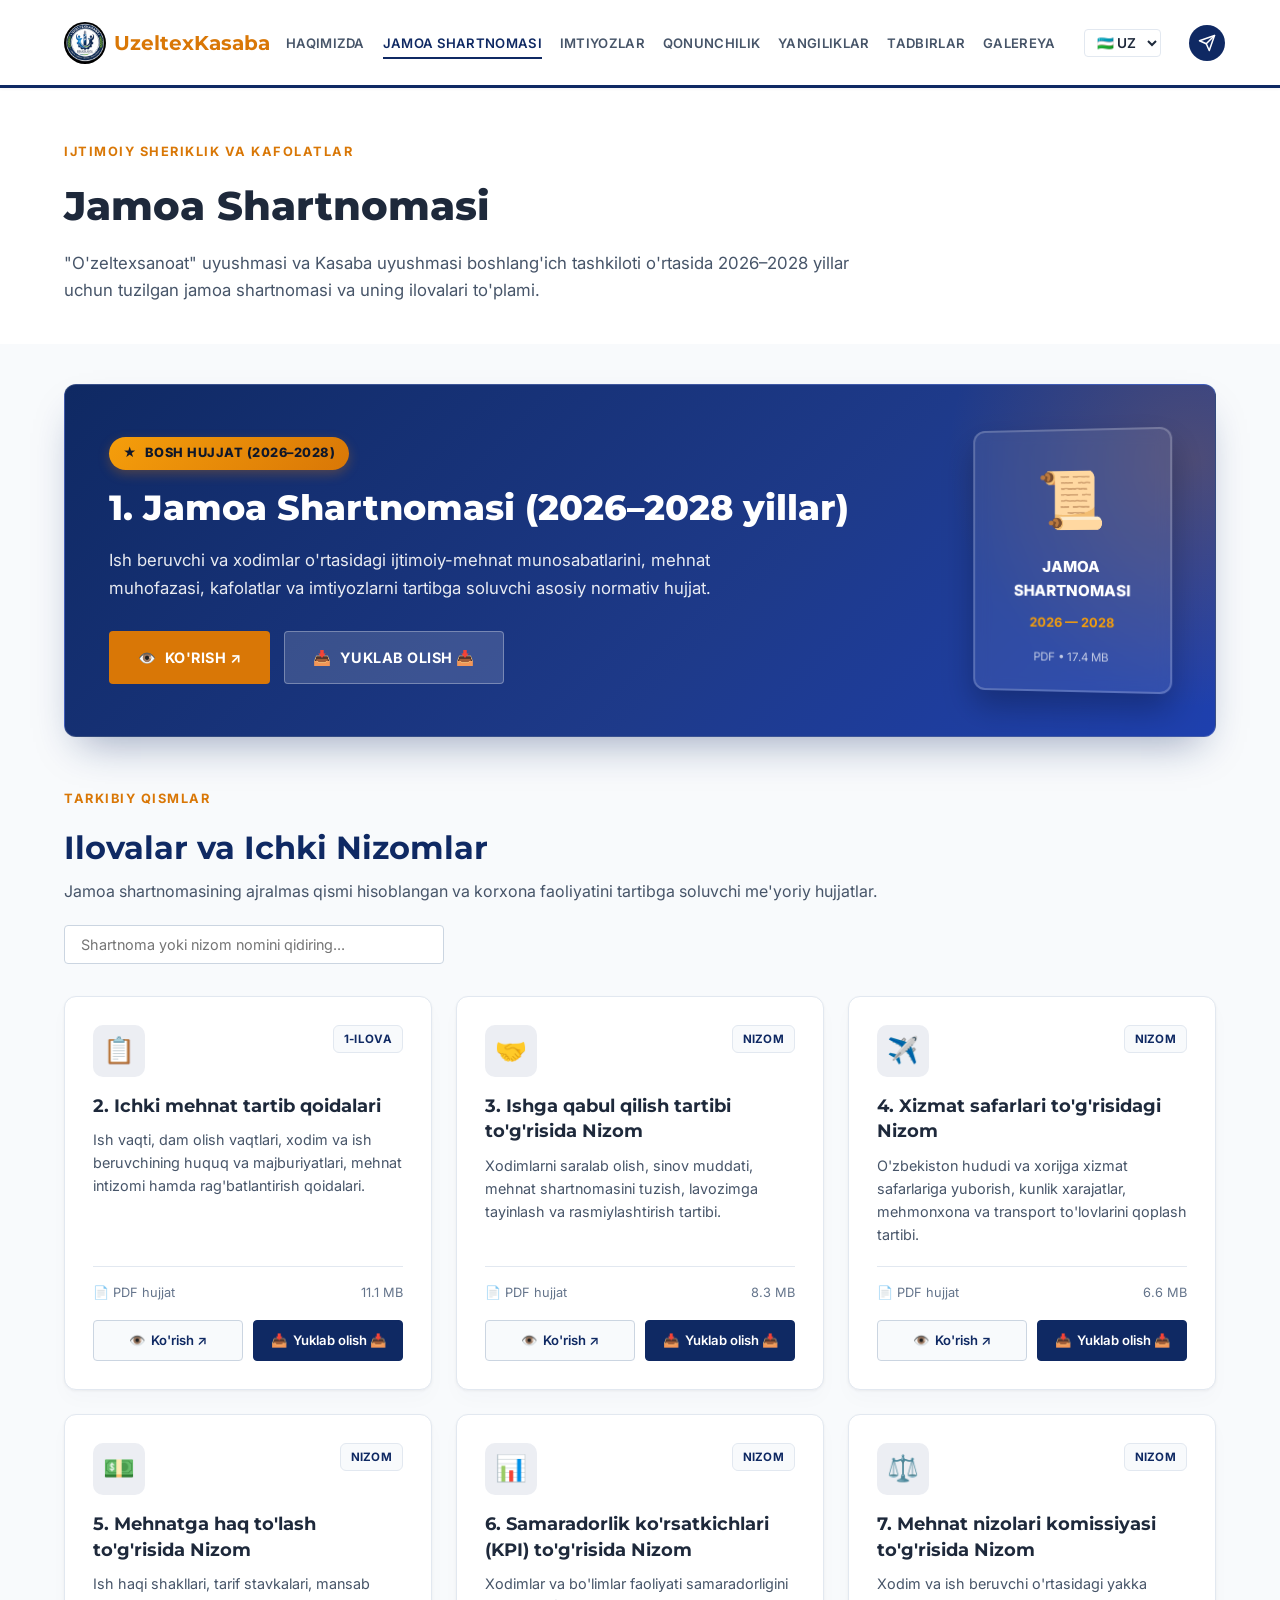
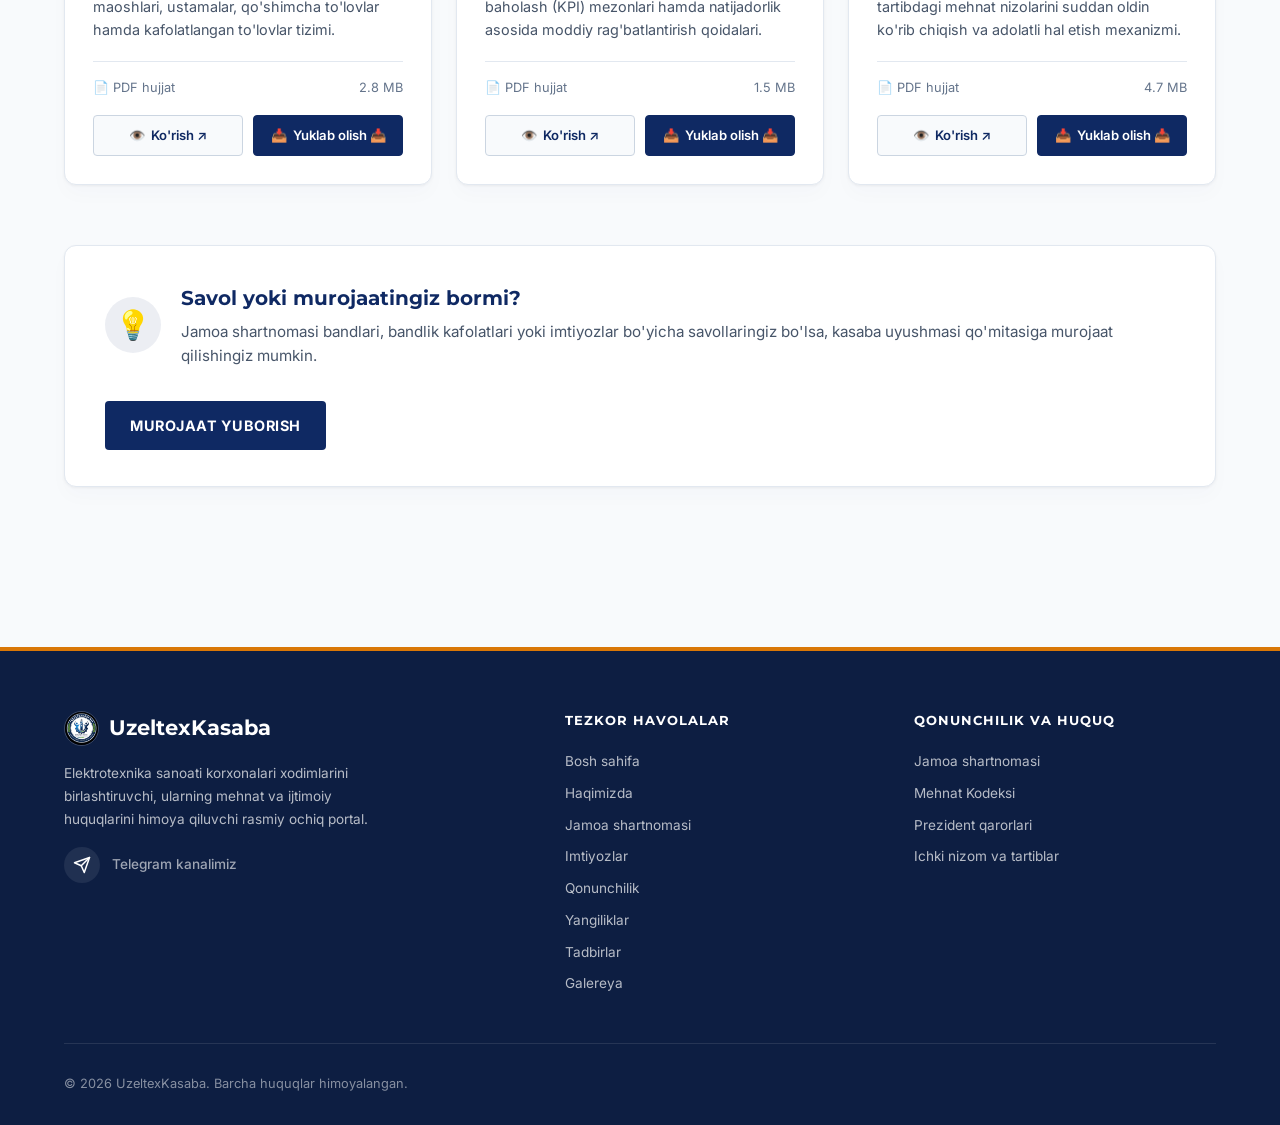
<file: frontend/agreement.html>
<!DOCTYPE html>
<html lang="uz">
<head>
    <meta charset="UTF-8">
    <meta name="viewport" content="width=device-width, initial-scale=1.0">
    <title>Jamoa Shartnomasi (2026–2028) - UzeltexKasaba</title>
    <link rel="icon" type="image/x-icon" href="favicon.ico">
    <link rel="icon" type="image/png" sizes="32x32" href="favicon-32x32.png">
    <link rel="icon" type="image/png" sizes="16x16" href="favicon-16x16.png">
    <link rel="apple-touch-icon" sizes="180x180" href="apple-touch-icon.png">
    <meta name="description" content="O'zeltexsanoat uyushmasi va Kasaba uyushmasi boshlang'ich tashkiloti o'rtasida 2026–2028 yillar uchun tuzilgan Jamoa shartnomasi va uning ilovalari.">
    <link rel="stylesheet" href="style.css?v=1.3">
    <style>
        .agreement-hero-card {
            background: linear-gradient(135deg, #0f2963 0%, #1e3a8a 60%, #1e40af 100%);
            border-radius: var(--radius-lg);
            color: white;
            padding: 44px;
            box-shadow: 0 20px 40px -15px rgba(15, 41, 99, 0.4);
            position: relative;
            overflow: hidden;
            display: grid;
            grid-template-columns: 1fr auto;
            gap: 36px;
            align-items: center;
            margin-bottom: 48px;
            border: 1px solid rgba(255, 255, 255, 0.15);
        }
        .agreement-hero-card::before {
            content: '';
            position: absolute;
            top: -50%;
            right: -20%;
            width: 500px;
            height: 500px;
            background: radial-gradient(circle, rgba(217, 119, 6, 0.25) 0%, transparent 70%);
            border-radius: 50%;
            pointer-events: none;
        }
        .hero-badge-gold {
            display: inline-flex;
            align-items: center;
            gap: 8px;
            background: linear-gradient(135deg, #f59e0b, #d97706);
            color: #0f172a;
            font-size: 0.8rem;
            font-weight: 800;
            padding: 6px 14px;
            border-radius: 999px;
            text-transform: uppercase;
            letter-spacing: 0.5px;
            box-shadow: 0 4px 12px rgba(217, 119, 6, 0.3);
            margin-bottom: 16px;
        }
        .agreement-hero-title {
            font-family: var(--font-heading);
            font-size: 2.2rem;
            font-weight: 800;
            line-height: 1.25;
            margin-bottom: 16px;
            color: #ffffff;
        }
        .agreement-hero-desc {
            font-size: 1.05rem;
            line-height: 1.7;
            color: rgba(255, 255, 255, 0.9);
            max-width: 680px;
            margin-bottom: 28px;
        }
        .agreement-hero-actions {
            display: flex;
            gap: 14px;
            flex-wrap: wrap;
        }
        .hero-doc-visual {
            background: rgba(255, 255, 255, 0.08);
            backdrop-filter: blur(8px);
            border: 2px solid rgba(255, 255, 255, 0.2);
            border-radius: 12px;
            padding: 24px;
            text-align: center;
            width: 200px;
            box-shadow: 0 16px 32px rgba(0, 0, 0, 0.25);
            display: flex;
            flex-direction: column;
            align-items: center;
            gap: 10px;
            transform: perspective(600px) rotateY(-6deg);
            transition: transform 0.3s ease;
        }
        .hero-doc-visual:hover {
            transform: perspective(600px) rotateY(0deg) scale(1.03);
        }
        .annex-grid {
            display: grid;
            grid-template-columns: repeat(auto-fill, minmax(340px, 1fr));
            gap: 24px;
            margin-top: 24px;
        }
        .annex-card {
            background: var(--bg-surface);
            border: 1px solid var(--border-color);
            border-radius: var(--radius-lg);
            padding: 28px;
            box-shadow: var(--shadow-card);
            transition: all var(--transition-normal);
            display: flex;
            flex-direction: column;
            position: relative;
            overflow: hidden;
        }
        .annex-card:hover {
            transform: translateY(-4px);
            box-shadow: var(--shadow-lg);
            border-color: var(--color-primary);
        }
        .annex-card-header {
            display: flex;
            justify-content: space-between;
            align-items: flex-start;
            margin-bottom: 16px;
            gap: 12px;
        }
        .annex-icon-box {
            width: 52px;
            height: 52px;
            border-radius: 10px;
            background: rgba(15, 41, 99, 0.08);
            color: var(--color-primary);
            display: flex;
            align-items: center;
            justify-content: center;
            font-size: 1.6rem;
            flex-shrink: 0;
        }
        .annex-badge {
            font-size: 0.72rem;
            font-weight: 700;
            padding: 4px 10px;
            border-radius: 6px;
            background: var(--bg-primary);
            color: var(--color-primary);
            border: 1px solid var(--border-color);
            text-transform: uppercase;
            letter-spacing: 0.3px;
        }
        .annex-card-title {
            font-family: var(--font-heading);
            font-size: 1.15rem;
            font-weight: 700;
            color: var(--text-primary);
            line-height: 1.4;
            margin-bottom: 10px;
        }
        .annex-card-desc {
            font-size: 0.9rem;
            color: var(--text-secondary);
            line-height: 1.6;
            margin-bottom: 20px;
            flex-grow: 1;
        }
        .annex-card-meta {
            display: flex;
            align-items: center;
            justify-content: space-between;
            padding-top: 16px;
            border-top: 1px solid var(--border-color);
            font-size: 0.8rem;
            color: var(--text-muted);
            margin-bottom: 16px;
        }
        .annex-card-actions {
            display: grid;
            grid-template-columns: 1fr 1fr;
            gap: 10px;
        }
        .btn-card-view {
            padding: 9px 14px;
            font-size: 0.82rem;
            font-weight: 600;
            border-radius: var(--radius-sm);
            background: var(--bg-primary);
            color: var(--color-primary);
            border: 1px solid var(--border-color-light);
            text-align: center;
            transition: all var(--transition-fast);
            display: inline-flex;
            align-items: center;
            justify-content: center;
            gap: 6px;
        }
        .btn-card-view:hover {
            background: var(--color-primary);
            color: white;
            border-color: var(--color-primary);
        }
        .btn-card-download {
            padding: 9px 14px;
            font-size: 0.82rem;
            font-weight: 600;
            border-radius: var(--radius-sm);
            background: var(--color-primary);
            color: white;
            border: 1px solid var(--color-primary);
            text-align: center;
            transition: all var(--transition-fast);
            display: inline-flex;
            align-items: center;
            justify-content: center;
            gap: 6px;
        }
        .btn-card-download:hover {
            background: var(--color-primary-hover);
            box-shadow: 0 4px 10px rgba(15, 41, 99, 0.2);
        }
        .help-banner {
            background: var(--bg-secondary);
            border: 1px solid var(--border-color);
            border-radius: var(--radius-lg);
            padding: 36px 40px;
            display: flex;
            align-items: center;
            justify-content: space-between;
            gap: 32px;
            flex-wrap: wrap;
            box-shadow: var(--shadow-card);
            margin-top: 60px;
        }
        @media (max-width: 900px) {
            .agreement-hero-card {
                grid-template-columns: 1fr;
                padding: 32px 24px;
                text-align: center;
            }
            .hero-doc-visual {
                margin: 0 auto;
                transform: none;
            }
            .agreement-hero-desc {
                margin-left: auto;
                margin-right: auto;
            }
            .agreement-hero-actions {
                justify-content: center;
            }
            .annex-grid {
                grid-template-columns: 1fr;
            }
        }
    </style>
</head>
<body>

    <!-- Header & Navigation -->
    <header class="header">
        <div class="container navbar">
            <a href="index.html" class="logo">
                <img src="images/logo.jpg" alt="UzeltexKasaba Logo" style="height: 42px; width: 42px; object-fit: contain; border-radius: 50%;">
                <span>UzeltexKasaba</span>
            </a>
            <ul class="nav-links">
                <li><a href="about.html" class="nav-link" data-i18n="nav_about">Haqimizda</a></li>
                <li><a href="agreement.html" class="nav-link active" data-i18n="nav_agreement">Jamoa shartnomasi</a></li>
                <li><a href="privileges.html" class="nav-link" data-i18n="nav_privileges">Imtiyozlar</a></li>
                <li><a href="legislation.html" class="nav-link" data-i18n="nav_legislation">Qonunchilik</a></li>
                <li><a href="news.html" class="nav-link" data-i18n="nav_news">Yangiliklar</a></li>
                <li><a href="events.html" class="nav-link" data-i18n="nav_events">Tadbirlar</a></li>
                <li><a href="gallery.html" class="nav-link" data-i18n="nav_gallery">Galereya</a></li>
            </ul>
            <div class="lang-switcher" style="margin-left: 12px; display: flex; align-items: center;">
                <select class="lang-select" style="background-color: var(--bg-secondary); color: var(--text-primary); border: 1px solid var(--border-color); border-radius: var(--radius-sm); padding: 4px 8px; font-size: 0.85rem; font-weight: 600; cursor: pointer; outline: none; transition: border-color 0.2s;">
                    <option value="uz">🇺🇿 UZ</option>
                    <option value="ru">🇷🇺 RU</option>
                    <option value="en">🇬🇧 EN</option>
                </select>
            </div>
            <a href="https://t.me/uzeltexkasaba" target="_blank" class="nav-telegram-btn" title="Telegram">
                <svg width="18" height="18" viewBox="0 0 24 24" fill="none" stroke="currentColor" stroke-width="2" stroke-linecap="round" stroke-linejoin="round" style="color: white;"><path d="m22 2-7 20-4-9-9-4Z"/><path d="M22 2 11 13"/></svg>
            </a>
        </div>
    </header>

    <!-- Page Header -->
    <section class="section section-secondary" style="padding: 50px 0 40px 0;">
        <div class="container">
            <span class="section-tag" data-i18n="agreement_page_tag">Ijtimoiy sheriklik va kafolatlar</span>
            <h1 style="font-family: var(--font-heading); font-size: 2.5rem; font-weight: 800; margin-bottom: 12px;" data-i18n="agreement_page_title">Jamoa Shartnomasi</h1>
            <p style="color: var(--text-secondary); max-width: 800px; font-size: 1.05rem;" data-i18n="agreement_page_subtitle">"O'zeltexsanoat" uyushmasi va Kasaba uyushmasi boshlang'ich tashkiloti o'rtasida 2026–2028 yillar uchun tuzilgan jamoa shartnomasi va uning ilovalari to'plami.</p>
        </div>
    </section>

    <!-- Main Content Section -->
    <section class="section" style="padding-top: 40px;">
        <div class="container">

            <!-- Featured Main Agreement Card -->
            <div class="agreement-hero-card">
                <div>
                    <span class="hero-badge-gold">
                        <span>★</span> <span data-i18n="agreement_featured_badge">Bosh Hujjat (2026–2028)</span>
                    </span>
                    <h2 class="agreement-hero-title" data-i18n="agreement_featured_title">1. Jamoa Shartnomasi (2026–2028 yillar)</h2>
                    <p class="agreement-hero-desc" data-i18n="agreement_featured_desc">Ish beruvchi va xodimlar o'rtasidagi ijtimoiy-mehnat munosabatlarini, mehnat muhofazasi, kafolatlar va imtiyozlarni tartibga soluvchi asosiy normativ hujjat.</p>
                    <div class="agreement-hero-actions">
                        <a href="docs/jamoa-shartnomasi/1_JAMOA_SHARTNOMASI_2026-2028.pdf" target="_blank" class="btn btn-accent" style="font-weight: 700; padding: 14px 28px;">
                            <span>👁️</span> <span data-i18n="agreement_btn_view">Hujjatni ko'rish</span>
                        </a>
                        <a href="docs/jamoa-shartnomasi/1_JAMOA_SHARTNOMASI_2026-2028.pdf" download="1. JAMOA SHARTNOMASI (2026-2028).pdf" class="btn" style="background: rgba(255,255,255,0.15); color: white; border: 1px solid rgba(255,255,255,0.3); font-weight: 700; padding: 14px 28px;">
                            <span>📥</span> <span data-i18n="agreement_btn_download">Yuklab olish (PDF)</span>
                        </a>
                    </div>
                </div>
                <div class="hero-doc-visual">
                    <div style="font-size: 3.5rem;">📜</div>
                    <div style="font-weight: 800; font-size: 0.95rem; color: #fff;">JAMOA SHARTNOMASI</div>
                    <div style="font-size: 0.8rem; color: #f59e0b; font-weight: 700;">2026 — 2028</div>
                    <div style="font-size: 0.72rem; color: rgba(255,255,255,0.7); margin-top: 4px;">PDF • 17.4 MB</div>
                </div>
            </div>

            <!-- Search and Filter Bar -->
            <div style="margin-bottom: 32px;">
                <div style="display: flex; justify-content: space-between; align-items: flex-end; flex-wrap: wrap; gap: 20px; margin-bottom: 20px;">
                    <div>
                        <span class="section-tag" data-i18n="agreement_annexes_tag">Tarkibiy Qismlar</span>
                        <h2 class="section-title" style="margin-bottom: 6px;" data-i18n="agreement_annexes_title">Ilovalar va Ichki Nizomlar</h2>
                        <p class="section-subtitle" style="margin-bottom: 0;" data-i18n="agreement_annexes_subtitle">Jamoa shartnomasining ajralmas qismi hisoblangan va korxona faoliyatini tartibga soluvchi me'yoriy hujjatlar.</p>
                    </div>
                    <div style="width: 100%; max-width: 380px;">
                        <input type="text" id="docSearch" class="search-input" style="width: 100%;" placeholder="Shartnoma yoki nizom nomini qidiring..." data-i18n="agreement_search_placeholder" data-i18n-attr="placeholder" oninput="filterDocuments(this.value)">
                    </div>
                </div>
            </div>

            <!-- Annexes Grid (Documents 2 to 7) -->
            <div class="annex-grid" id="annexGrid">
                
                <!-- Doc 2 -->
                <div class="annex-card" data-search="ichki mehnat tartib qoidalari правила внутреннего трудового распорядка internal labor regulations">
                    <div class="annex-card-header">
                        <div class="annex-icon-box">📋</div>
                        <span class="annex-badge">1-Ilova</span>
                    </div>
                    <h3 class="annex-card-title" data-i18n="agreement_doc2_title">2. Ichki mehnat tartib qoidalari</h3>
                    <p class="annex-card-desc" data-i18n="agreement_doc2_desc">Ish vaqti, dam olish vaqtlari, xodim va ish beruvchining huquq va majburiyatlari, mehnat intizomi hamda rag'batlantirish qoidalari.</p>
                    <div class="annex-card-meta">
                        <span>📄 PDF hujjat</span>
                        <span>11.1 MB</span>
                    </div>
                    <div class="annex-card-actions">
                        <a href="docs/jamoa-shartnomasi/2_Ichki_mehnat_tartib_qoidalari.pdf" target="_blank" class="btn-card-view">
                            <span>👁️</span> <span data-i18n="agreement_btn_view">Ko'rish ↗</span>
                        </a>
                        <a href="docs/jamoa-shartnomasi/2_Ichki_mehnat_tartib_qoidalari.pdf" download="2. Ichki mehnat tartib qoidalari.pdf" class="btn-card-download">
                            <span>📥</span> <span data-i18n="agreement_btn_download">Yuklab olish 📥</span>
                        </a>
                    </div>
                </div>

                <!-- Doc 3 -->
                <div class="annex-card" data-search="ishga qabul qilish tartibi nizom положение о порядке приема на работу recruitment employment procedure">
                    <div class="annex-card-header">
                        <div class="annex-icon-box">🤝</div>
                        <span class="annex-badge">Nizom</span>
                    </div>
                    <h3 class="annex-card-title" data-i18n="agreement_doc3_title">3. Ishga qabul qilish tartibi to'g'risida Nizom</h3>
                    <p class="annex-card-desc" data-i18n="agreement_doc3_desc">Xodimlarni saralab olish, sinov muddati, mehnat shartnomasini tuzish, lavozimga tayinlash va rasmiylashtirish tartibi.</p>
                    <div class="annex-card-meta">
                        <span>📄 PDF hujjat</span>
                        <span>8.3 MB</span>
                    </div>
                    <div class="annex-card-actions">
                        <a href="docs/jamoa-shartnomasi/3_Ishga_qabul_qilish_tartibi_NIZOM.pdf" target="_blank" class="btn-card-view">
                            <span>👁️</span> <span data-i18n="agreement_btn_view">Ko'rish ↗</span>
                        </a>
                        <a href="docs/jamoa-shartnomasi/3_Ishga_qabul_qilish_tartibi_NIZOM.pdf" download="3. Ishga qabul qilish tartibi NIZOM.pdf" class="btn-card-download">
                            <span>📥</span> <span data-i18n="agreement_btn_download">Yuklab olish 📥</span>
                        </a>
                    </div>
                </div>

                <!-- Doc 4 -->
                <div class="annex-card" data-search="xizmat safarlari to'g'risidagi nizom положение о служебных командировках business travel missions">
                    <div class="annex-card-header">
                        <div class="annex-icon-box">✈️</div>
                        <span class="annex-badge">Nizom</span>
                    </div>
                    <h3 class="annex-card-title" data-i18n="agreement_doc4_title">4. Xizmat safarlari to'g'risidagi Nizom</h3>
                    <p class="annex-card-desc" data-i18n="agreement_doc4_desc">O'zbekiston hududi va xorijga xizmat safarlariga yuborish, kunlik xarajatlar, mehmonxona va transport to'lovlarini qoplash tartibi.</p>
                    <div class="annex-card-meta">
                        <span>📄 PDF hujjat</span>
                        <span>6.6 MB</span>
                    </div>
                    <div class="annex-card-actions">
                        <a href="docs/jamoa-shartnomasi/4_Xizmat_safarlari_togrisidagi_NIZOM.pdf" target="_blank" class="btn-card-view">
                            <span>👁️</span> <span data-i18n="agreement_btn_view">Ko'rish ↗</span>
                        </a>
                        <a href="docs/jamoa-shartnomasi/4_Xizmat_safarlari_togrisidagi_NIZOM.pdf" download="4. Xizmat safarlari to'g'risidagi NIZOM.pdf" class="btn-card-download">
                            <span>📥</span> <span data-i18n="agreement_btn_download">Yuklab olish 📥</span>
                        </a>
                    </div>
                </div>

                <!-- Doc 5 -->
                <div class="annex-card" data-search="mehnatga haq to'lash nizom положение об оплате труда labor remuneration">
                    <div class="annex-card-header">
                        <div class="annex-icon-box">💵</div>
                        <span class="annex-badge">Nizom</span>
                    </div>
                    <h3 class="annex-card-title" data-i18n="agreement_doc5_title">5. Mehnatga haq to'lash to'g'risida Nizom</h3>
                    <p class="annex-card-desc" data-i18n="agreement_doc5_desc">Ish haqi shakllari, tarif stavkalari, mansab maoshlari, ustamalar, qo'shimcha to'lovlar hamda kafolatlangan to'lovlar tizimi.</p>
                    <div class="annex-card-meta">
                        <span>📄 PDF hujjat</span>
                        <span>2.8 MB</span>
                    </div>
                    <div class="annex-card-actions">
                        <a href="docs/jamoa-shartnomasi/5_Mehnatga_haq_tolash_NIZOM.pdf" target="_blank" class="btn-card-view">
                            <span>👁️</span> <span data-i18n="agreement_btn_view">Ko'rish ↗</span>
                        </a>
                        <a href="docs/jamoa-shartnomasi/5_Mehnatga_haq_tolash_NIZOM.pdf" download="5. Mehnatga haq to'lash NIZOM.pdf" class="btn-card-download">
                            <span>📥</span> <span data-i18n="agreement_btn_download">Yuklab olish 📥</span>
                        </a>
                    </div>
                </div>

                <!-- Doc 6 -->
                <div class="annex-card" data-search="kpi nizom ключевых показателях эффективности key performance indicators">
                    <div class="annex-card-header">
                        <div class="annex-icon-box">📊</div>
                        <span class="annex-badge">Nizom</span>
                    </div>
                    <h3 class="annex-card-title" data-i18n="agreement_doc6_title">6. Samaradorlik ko'rsatkichlari (KPI) to'g'risida Nizom</h3>
                    <p class="annex-card-desc" data-i18n="agreement_doc6_desc">Xodimlar va bo'limlar faoliyati samaradorligini baholash (KPI) mezonlari hamda natijadorlik asosida moddiy rag'batlantirish qoidalari.</p>
                    <div class="annex-card-meta">
                        <span>📄 PDF hujjat</span>
                        <span>1.5 MB</span>
                    </div>
                    <div class="annex-card-actions">
                        <a href="docs/jamoa-shartnomasi/6_KPI_NIZOM.pdf" target="_blank" class="btn-card-view">
                            <span>👁️</span> <span data-i18n="agreement_btn_view">Ko'rish ↗</span>
                        </a>
                        <a href="docs/jamoa-shartnomasi/6_KPI_NIZOM.pdf" download="6. KPI NIZOM.pdf" class="btn-card-download">
                            <span>📥</span> <span data-i18n="agreement_btn_download">Yuklab olish 📥</span>
                        </a>
                    </div>
                </div>

                <!-- Doc 7 -->
                <div class="annex-card" data-search="mehnat nizolari komissiyasi nizom комиссия по трудовым спорам labor disputes commission">
                    <div class="annex-card-header">
                        <div class="annex-icon-box">⚖️</div>
                        <span class="annex-badge">Nizom</span>
                    </div>
                    <h3 class="annex-card-title" data-i18n="agreement_doc7_title">7. Mehnat nizolari komissiyasi to'g'risida Nizom</h3>
                    <p class="annex-card-desc" data-i18n="agreement_doc7_desc">Xodim va ish beruvchi o'rtasidagi yakka tartibdagi mehnat nizolarini suddan oldin ko'rib chiqish va adolatli hal etish mexanizmi.</p>
                    <div class="annex-card-meta">
                        <span>📄 PDF hujjat</span>
                        <span>4.7 MB</span>
                    </div>
                    <div class="annex-card-actions">
                        <a href="docs/jamoa-shartnomasi/7_Mehnat_nizolari_komissiyasi_NIZOM.pdf" target="_blank" class="btn-card-view">
                            <span>👁️</span> <span data-i18n="agreement_btn_view">Ko'rish ↗</span>
                        </a>
                        <a href="docs/jamoa-shartnomasi/7_Mehnat_nizolari_komissiyasi_NIZOM.pdf" download="7. Mehnat nizolari komissiyasi NIZOM.pdf" class="btn-card-download">
                            <span>📥</span> <span data-i18n="agreement_btn_download">Yuklab olish 📥</span>
                        </a>
                    </div>
                </div>

            </div>

            <!-- Help / Inquiry Banner -->
            <div class="help-banner">
                <div style="display: flex; align-items: center; gap: 20px;">
                    <div style="width: 56px; height: 56px; border-radius: 50%; background: rgba(15,41,99,0.08); color: var(--color-primary); display: flex; align-items: center; justify-content: center; font-size: 1.8rem; flex-shrink: 0;">
                        💡
                    </div>
                    <div>
                        <h3 style="font-family: var(--font-heading); font-size: 1.25rem; font-weight: 700; color: var(--color-primary); margin-bottom: 6px;" data-i18n="agreement_help_title">Savol yoki murojaatingiz bormi?</h3>
                        <p style="color: var(--text-secondary); font-size: 0.95rem; margin-bottom: 0;" data-i18n="agreement_help_desc">Jamoa shartnomasi bandlari, bandlik kafolatlari yoki imtiyozlar bo'yicha savollaringiz bo'lsa, kasaba uyushmasi qo'mitasiga murojaat qilishingiz mumkin.</p>
                    </div>
                </div>
                <div>
                    <a href="index.html#murojaat" class="btn btn-primary" style="white-space: nowrap; font-weight: 700;" data-i18n="agreement_help_btn">Murojaat yuborish</a>
                </div>
            </div>

        </div>
    </section>

    <!-- Footer -->
    <footer class="footer" style="margin-top: 80px;">
        <div class="container">
            <div class="footer-grid">
                <div>
                    <div class="footer-logo" style="display: flex; align-items: center; gap: 10px;">
                        <img src="images/logo.jpg" alt="UzeltexKasaba Logo" style="height: 35px; width: 35px; object-fit: contain; border-radius: 50%; border: 1px solid rgba(255,255,255,0.2);">
                        <span>UzeltexKasaba</span>
                    </div>
                    <p class="footer-desc" data-i18n="footer_desc">Elektrotexnika sanoati korxonalari xodimlarini birlashtiruvchi, ularning mehnat va ijtimoiy huquqlarini himoya qiluvchi rasmiy ochiq portal.</p>
                    <div style="margin-top: 16px; display: flex; gap: 12px; align-items: center;">
                        <a href="https://t.me/uzeltexkasaba" target="_blank" style="display: flex; align-items: center; justify-content: center; width: 36px; height: 36px; border-radius: 50%; background-color: rgba(255,255,255,0.08); color: white; text-decoration: none; font-size: 1.1rem; transition: background-color 0.2s;" onmouseover="this.style.backgroundColor='#0088cc'" onmouseout="this.style.backgroundColor='rgba(255,255,255,0.08)'" title="Telegram">
                            <svg width="18" height="18" viewBox="0 0 24 24" fill="none" stroke="currentColor" stroke-width="2" stroke-linecap="round" stroke-linejoin="round" style="color: white;"><path d="m22 2-7 20-4-9-9-4Z"/><path d="M22 2 11 13"/></svg>
                        </a>
                        <span style="font-size: 0.85rem; color: rgba(255,255,255,0.6); font-weight: 500;" data-i18n="footer_telegram">Telegram kanalimiz</span>
                    </div>
                </div>
                <div>
                    <div class="footer-title" data-i18n="footer_quick_links">Tezkor havolalar</div>
                    <ul class="footer-links">
                        <li><a href="index.html" class="footer-link" data-i18n="nav_home">Bosh sahifa</a></li>
                        <li><a href="about.html" class="footer-link" data-i18n="nav_about">Haqimizda</a></li>
                        <li><a href="agreement.html" class="footer-link" data-i18n="nav_agreement">Jamoa shartnomasi</a></li>
                        <li><a href="privileges.html" class="footer-link" data-i18n="nav_privileges">Imtiyozlar</a></li>
                        <li><a href="legislation.html" class="footer-link" data-i18n="nav_legislation">Qonunchilik</a></li>
                        <li><a href="news.html" class="footer-link" data-i18n="nav_news">Yangiliklar</a></li>
                        <li><a href="events.html" class="footer-link" data-i18n="nav_events">Tadbirlar</a></li>
                        <li><a href="gallery.html" class="footer-link" data-i18n="nav_gallery">Galereya</a></li>
                    </ul>
                </div>
                <div>
                    <div class="footer-title" data-i18n="footer_legislation_title">Qonunchilik va Huquq</div>
                    <ul class="footer-links">
                        <li><a href="agreement.html" class="footer-link" data-i18n="nav_agreement">Jamoa shartnomasi</a></li>
                        <li><a href="legislation.html?cat=Qonun" class="footer-link" data-i18n="footer_labor_code">Mehnat Kodeksi</a></li>
                        <li><a href="legislation.html?cat=Qaror" class="footer-link" data-i18n="footer_presidential_decrees">Prezident qarorlari</a></li>
                        <li><a href="legislation.html?cat=Nizom" class="footer-link" data-i18n="footer_internal_regulations">Ichki nizom va tartiblar</a></li>
                    </ul>
                </div>
            </div>
            <div class="footer-bottom">
                <p>&copy; 2026 <a href="admin.html" style="color: inherit; text-decoration: none; cursor: default;">UzeltexKasaba</a>. <span data-i18n="footer_rights">Barcha huquqlar himoyalangan.</span></p>
            </div>
        </div>
    </footer>

    <script src="translations.js"></script>
    <script src="app.js?v=1.3"></script>
    <script>
        function filterDocuments(query) {
            const q = (query || '').toLowerCase().trim();
            const cards = document.querySelectorAll('.annex-card');
            cards.forEach(card => {
                const text = (card.innerText + ' ' + (card.getAttribute('data-search') || '')).toLowerCase();
                if (!q || text.includes(q)) {
                    card.style.display = 'flex';
                } else {
                    card.style.display = 'none';
                }
            });
        }
    </script>
</body>
</html>
</file>
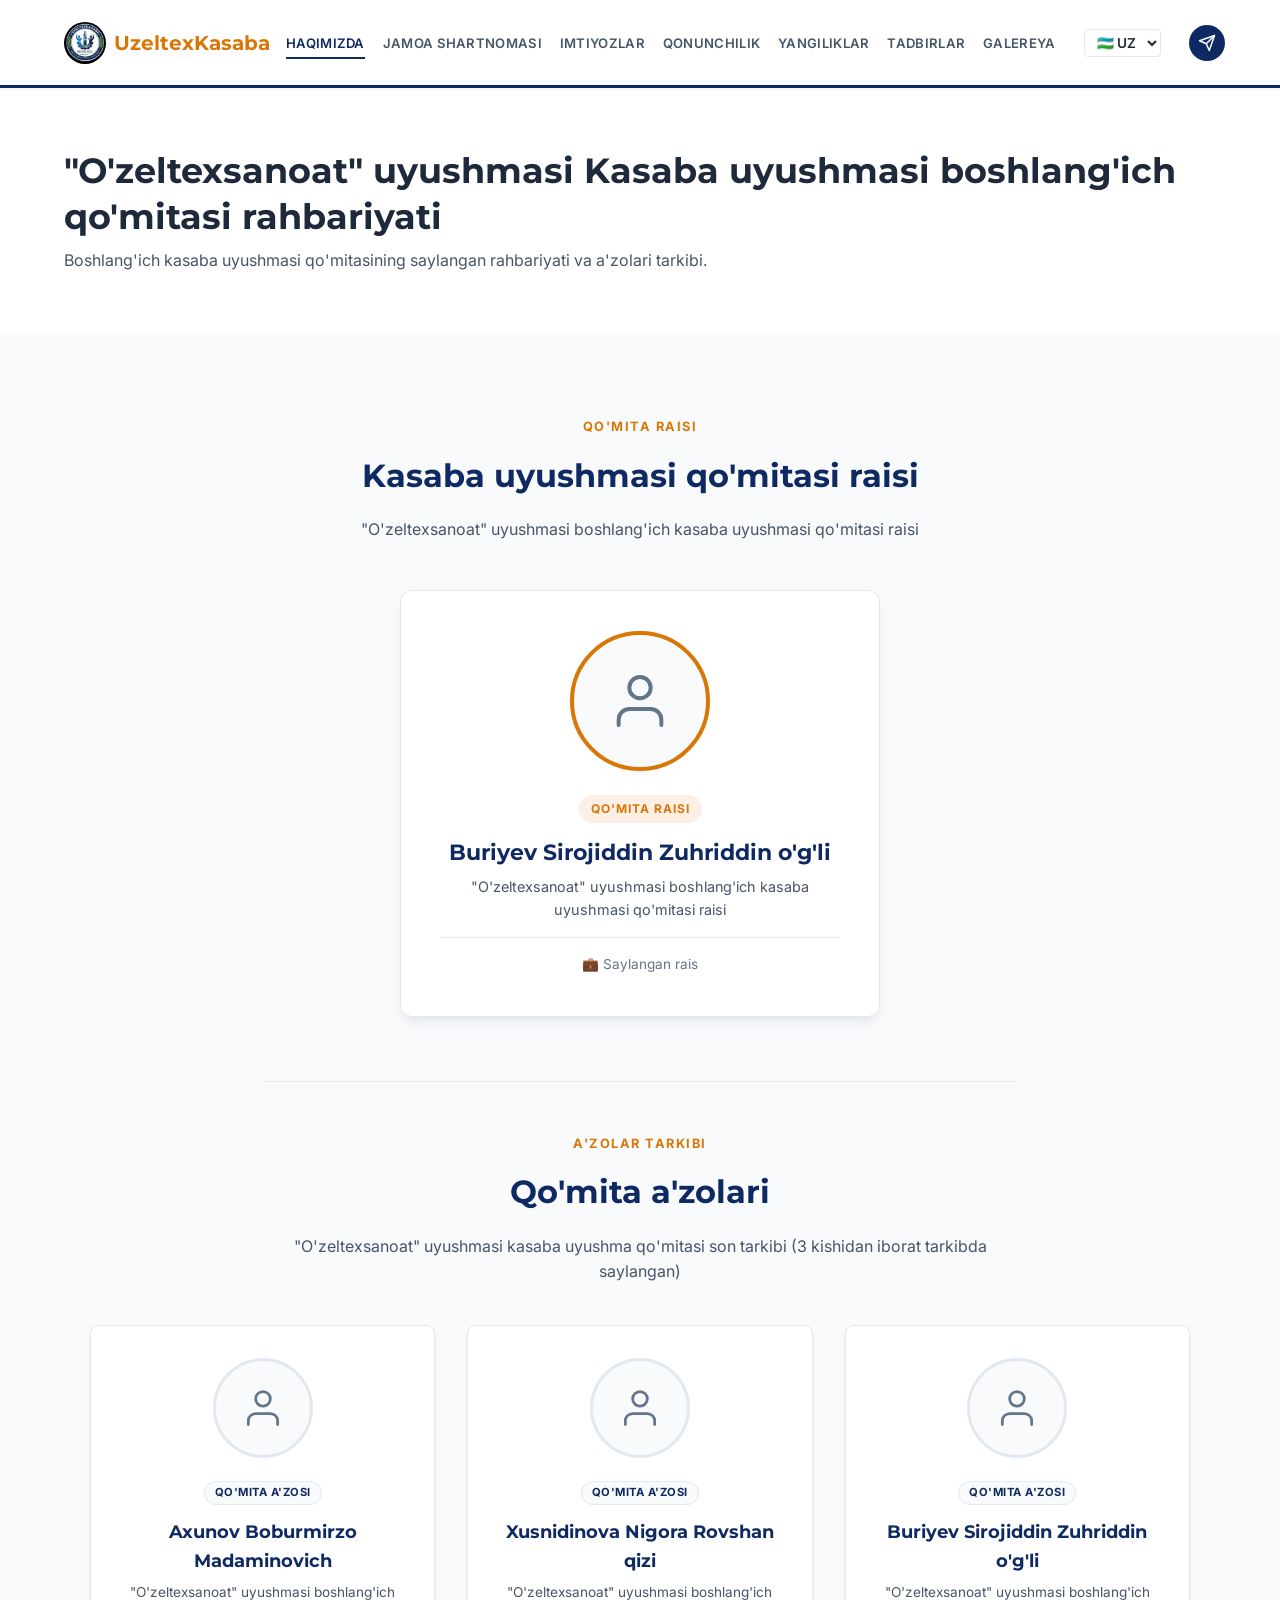
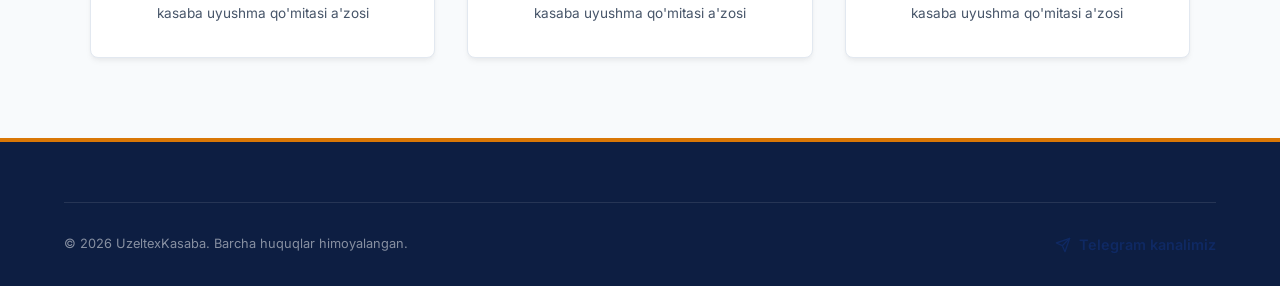
<file: frontend/leadership.html>
<!DOCTYPE html>
<html lang="uz">
<head>
    <meta charset="UTF-8">
    <meta name="viewport" content="width=device-width, initial-scale=1.0">
    <title>Qo'mita Rahbariyati - UzeltexKasaba</title>
    <link rel="icon" type="image/x-icon" href="favicon.ico">
    <link rel="icon" type="image/png" sizes="32x32" href="favicon-32x32.png">
    <link rel="icon" type="image/png" sizes="16x16" href="favicon-16x16.png">
    <link rel="apple-touch-icon" sizes="180x180" href="apple-touch-icon.png">
    <link rel="stylesheet" href="style.css?v=1.3">
</head>
<body>

    <!-- Header & Navigation -->
    <header class="header">
        <div class="container navbar">
            <a href="index.html" class="logo">
                <img src="images/logo.jpg" alt="UzeltexKasaba Logo" style="height: 42px; width: 42px; object-fit: contain; border-radius: 50%;">
                <span>UzeltexKasaba</span>
            </a>
            <ul class="nav-links">
                <li><a href="about.html" class="nav-link active" data-i18n="nav_about">Haqimizda</a></li>
                <li><a href="agreement.html" class="nav-link" data-i18n="nav_agreement">Jamoa shartnomasi</a></li>
                <li><a href="privileges.html" class="nav-link" data-i18n="nav_privileges">Imtiyozlar</a></li>
                <li><a href="legislation.html" class="nav-link" data-i18n="nav_legislation">Qonunchilik</a></li>
                <li><a href="news.html" class="nav-link" data-i18n="nav_news">Yangiliklar</a></li>
                <li><a href="events.html" class="nav-link" data-i18n="nav_events">Tadbirlar</a></li>
                <li><a href="gallery.html" class="nav-link" data-i18n="nav_gallery">Galereya</a></li>
            </ul>
            <div class="lang-switcher" style="margin-left: 12px; display: flex; align-items: center;">
                <select class="lang-select" style="background-color: var(--bg-secondary); color: var(--text-primary); border: 1px solid var(--border-color); border-radius: var(--radius-sm); padding: 4px 8px; font-size: 0.85rem; font-weight: 600; cursor: pointer; outline: none; transition: border-color 0.2s;">
                    <option value="uz">🇺🇿 UZ</option>
                    <option value="ru">🇷🇺 RU</option>
                    <option value="en">🇬🇧 EN</option>
                </select>
            </div>
            <a href="https://t.me/uzeltexkasaba" target="_blank" class="nav-telegram-btn" title="Telegram">
                <svg width="18" height="18" viewBox="0 0 24 24" fill="none" stroke="currentColor" stroke-width="2" stroke-linecap="round" stroke-linejoin="round" style="color: white;"><path d="m22 2-7 20-4-9-9-4Z"/><path d="M22 2 11 13"/></svg>
            </a>
        </div>
    </header>

    <!-- Page Header -->
    <section class="section section-secondary" style="padding: 60px 0;">
        <div class="container">
            <h1 style="font-family: var(--font-heading); font-size: 2.2rem; font-weight: 700; margin-bottom: 8px; line-height: 1.3;" data-i18n="lead_page_title">
                "O'zeltexsanoat" uyushmasi Kasaba uyushmasi boshlang'ich qo'mitasi rahbariyati
            </h1>
            <p style="color: var(--text-secondary);" data-i18n="lead_page_subtitle">Boshlang'ich kasaba uyushmasi qo'mitasining saylangan rahbariyati va a'zolari tarkibi.</p>
        </div>
    </section>

    <!-- Leadership Section -->
    <section class="section">
        <div class="container">
            
            <div class="section-header" style="margin-bottom: 48px;">
                <span class="section-tag" data-i18n="lead_chair_tag">Qo'mita Raisi</span>
                <h2 class="section-title" data-i18n="lead_chair_title">Kasaba uyushmasi qo'mitasi raisi</h2>
                <p class="section-subtitle" data-i18n="lead_chair_desc">"O'zeltexsanoat" uyushmasi boshlang'ich kasaba uyushmasi qo'mitasi raisi</p>
            </div>

            <!-- Chairman Card -->
            <div style="background-color: var(--bg-secondary); border: 1px solid var(--border-color); border-radius: var(--radius-lg); padding: 40px; box-shadow: var(--shadow-lg); text-align: center; max-width: 480px; margin: 0 auto 64px auto; transition: transform 0.3s ease;" onmouseover="this.style.transform='translateY(-5px)'" onmouseout="this.style.transform='none'">
                <div style="width: 140px; height: 140px; border-radius: 50%; background-color: var(--bg-primary); margin: 0 auto 24px auto; display: flex; align-items: center; justify-content: center; border: 4px solid var(--color-accent); overflow: hidden; box-shadow: var(--shadow-sm);">
                    <svg width="64" height="64" viewBox="0 0 24 24" fill="none" stroke="var(--text-muted)" stroke-width="1.5" stroke-linecap="round" stroke-linejoin="round"><path d="M20 21v-2a4 4 0 0 0-4-4H8a4 4 0 0 0-4 4v2"/><circle cx="12" cy="7" r="4"/></svg>
                </div>
                <span style="font-size: 0.75rem; font-weight: 700; color: var(--color-accent); text-transform: uppercase; letter-spacing: 1px; display: inline-block; padding: 4px 12px; background-color: rgba(220,95,0,0.1); border-radius: 50px; margin-bottom: 12px;" data-i18n="lead_chair_tag">Qo'mita Raisi</span>
                <h3 style="font-family: var(--font-heading); font-size: 1.35rem; font-weight: 700; color: var(--color-primary); margin-bottom: 6px;" data-i18n="lead_m3_name">Buriyev Sirojiddin Zuhriddin o'g'li</h3>
                <p style="font-size: 0.9rem; color: var(--text-secondary); margin-bottom: 16px;" data-i18n="lead_chair_desc">"O'zeltexsanoat" uyushmasi boshlang'ich kasaba uyushmasi qo'mitasi raisi</p>
                <div style="border-top: 1px solid var(--border-color); padding-top: 16px; font-size: 0.85rem; color: var(--text-muted);" data-i18n="lead_chair_badge">
                    💼 Saylangan rais
                </div>
            </div>

            <div class="section-header" style="margin-bottom: 40px; border-top: 1px solid var(--border-color); padding-top: 48px;">
                <span class="section-tag" data-i18n="lead_members_tag">A'zolar tarkibi</span>
                <h2 class="section-title" data-i18n="lead_members_title">Qo'mita a'zolari</h2>
                <p class="section-subtitle" data-i18n="lead_members_desc">"O'zeltexsanoat" uyushmasi kasaba uyushma qo'mitasi son tarkibi (3 kishidan iborat tarkibda saylangan)</p>
            </div>

            <!-- Committee Members Grid -->
            <div style="display: grid; grid-template-columns: repeat(auto-fit, minmax(280px, 1fr)); gap: 32px; max-width: 1100px; margin: 0 auto;">
                
                <!-- Member 1 -->
                <div style="background-color: var(--bg-secondary); border: 1px solid var(--border-color); border-radius: var(--radius-md); padding: 32px 24px; box-shadow: var(--shadow-md); text-align: center; transition: transform 0.3s ease;" onmouseover="this.style.transform='translateY(-5px)'" onmouseout="this.style.transform='none'">
                    <div style="width: 100px; height: 100px; border-radius: 50%; background-color: var(--bg-primary); margin: 0 auto 20px auto; display: flex; align-items: center; justify-content: center; border: 3px solid var(--border-color); overflow: hidden;">
                        <svg width="44" height="44" viewBox="0 0 24 24" fill="none" stroke="var(--text-muted)" stroke-width="1.5" stroke-linecap="round" stroke-linejoin="round"><path d="M20 21v-2a4 4 0 0 0-4-4H8a4 4 0 0 0-4 4v2"/><circle cx="12" cy="7" r="4"/></svg>
                    </div>
                    <span style="font-size: 0.7rem; font-weight: 700; color: var(--color-primary); text-transform: uppercase; letter-spacing: 0.5px; display: inline-block; padding: 2px 10px; background-color: var(--bg-primary); border: 1px solid var(--border-color); border-radius: 50px; margin-bottom: 12px;" data-i18n="lead_member_badge">Qo'mita A'zosi</span>
                    <h3 style="font-family: var(--font-heading); font-size: 1.15rem; font-weight: 700; color: var(--color-primary); margin-bottom: 6px;" data-i18n="lead_m1_name">Axunov Boburmirzo Madaminovich</h3>
                    <p style="font-size: 0.85rem; color: var(--text-secondary);" data-i18n="lead_m1_desc">"O'zeltexsanoat" uyushmasi boshlang'ich kasaba uyushma qo'mitasi a'zosi</p>
                </div>
                
                <!-- Member 2 -->
                <div style="background-color: var(--bg-secondary); border: 1px solid var(--border-color); border-radius: var(--radius-md); padding: 32px 24px; box-shadow: var(--shadow-md); text-align: center; transition: transform 0.3s ease;" onmouseover="this.style.transform='translateY(-5px)'" onmouseout="this.style.transform='none'">
                    <div style="width: 100px; height: 100px; border-radius: 50%; background-color: var(--bg-primary); margin: 0 auto 20px auto; display: flex; align-items: center; justify-content: center; border: 3px solid var(--border-color); overflow: hidden;">
                        <svg width="44" height="44" viewBox="0 0 24 24" fill="none" stroke="var(--text-muted)" stroke-width="1.5" stroke-linecap="round" stroke-linejoin="round"><path d="M20 21v-2a4 4 0 0 0-4-4H8a4 4 0 0 0-4 4v2"/><circle cx="12" cy="7" r="4"/></svg>
                    </div>
                    <span style="font-size: 0.7rem; font-weight: 700; color: var(--color-primary); text-transform: uppercase; letter-spacing: 0.5px; display: inline-block; padding: 2px 10px; background-color: var(--bg-primary); border: 1px solid var(--border-color); border-radius: 50px; margin-bottom: 12px;" data-i18n="lead_member_badge">Qo'mita A'zosi</span>
                    <h3 style="font-family: var(--font-heading); font-size: 1.15rem; font-weight: 700; color: var(--color-primary); margin-bottom: 6px;" data-i18n="lead_m2_name">Xusnidinova Nigora Rovshan qizi</h3>
                    <p style="font-size: 0.85rem; color: var(--text-secondary);" data-i18n="lead_m1_desc">"O'zeltexsanoat" uyushmasi boshlang'ich kasaba uyushma qo'mitasi a'zosi</p>
                </div>
                
                <!-- Member 3 -->
                <div style="background-color: var(--bg-secondary); border: 1px solid var(--border-color); border-radius: var(--radius-md); padding: 32px 24px; box-shadow: var(--shadow-md); text-align: center; transition: transform 0.3s ease;" onmouseover="this.style.transform='translateY(-5px)'" onmouseout="this.style.transform='none'">
                    <div style="width: 100px; height: 100px; border-radius: 50%; background-color: var(--bg-primary); margin: 0 auto 20px auto; display: flex; align-items: center; justify-content: center; border: 3px solid var(--border-color); overflow: hidden;">
                        <svg width="44" height="44" viewBox="0 0 24 24" fill="none" stroke="var(--text-muted)" stroke-width="1.5" stroke-linecap="round" stroke-linejoin="round"><path d="M20 21v-2a4 4 0 0 0-4-4H8a4 4 0 0 0-4 4v2"/><circle cx="12" cy="7" r="4"/></svg>
                    </div>
                    <span style="font-size: 0.7rem; font-weight: 700; color: var(--color-primary); text-transform: uppercase; letter-spacing: 0.5px; display: inline-block; padding: 2px 10px; background-color: var(--bg-primary); border: 1px solid var(--border-color); border-radius: 50px; margin-bottom: 12px;" data-i18n="lead_member_badge">Qo'mita A'zosi</span>
                    <h3 style="font-family: var(--font-heading); font-size: 1.15rem; font-weight: 700; color: var(--color-primary); margin-bottom: 6px;" data-i18n="lead_m3_name">Buriyev Sirojiddin Zuhriddin o'g'li</h3>
                    <p style="font-size: 0.85rem; color: var(--text-secondary);" data-i18n="lead_m1_desc">"O'zeltexsanoat" uyushmasi boshlang'ich kasaba uyushma qo'mitasi a'zosi</p>
                </div>
                
            </div>



        </div>
    </section>

    <!-- Footer -->
    <footer class="footer">
        <div class="container">
            <div class="footer-bottom" style="display: flex; justify-content: space-between; align-items: center; flex-wrap: wrap; gap: 16px;">
                <p>&copy; 2026 UzeltexKasaba. <span data-i18n="footer_rights">Barcha huquqlar himoyalangan.</span></p>
                <a href="https://t.me/uzeltexkasaba" target="_blank" style="display: flex; align-items: center; gap: 8px; color: var(--color-primary); text-decoration: none; font-size: 0.9rem; font-weight: 600; transition: opacity 0.2s;" onmouseover="this.style.opacity='0.8'" onmouseout="this.style.opacity='1'">
                    <svg width="16" height="16" viewBox="0 0 24 24" fill="none" stroke="currentColor" stroke-width="2" stroke-linecap="round" stroke-linejoin="round" style="vertical-align: middle;"><path d="m22 2-7 20-4-9-9-4Z"/><path d="M22 2 11 13"/></svg>
                    <span data-i18n="footer_telegram">Telegram kanalimiz</span>
                </a>
            </div>
        </div>
    </footer>

    <script src="translations.js"></script>
    <script src="app.js"></script>
</body>
</html>
</file>
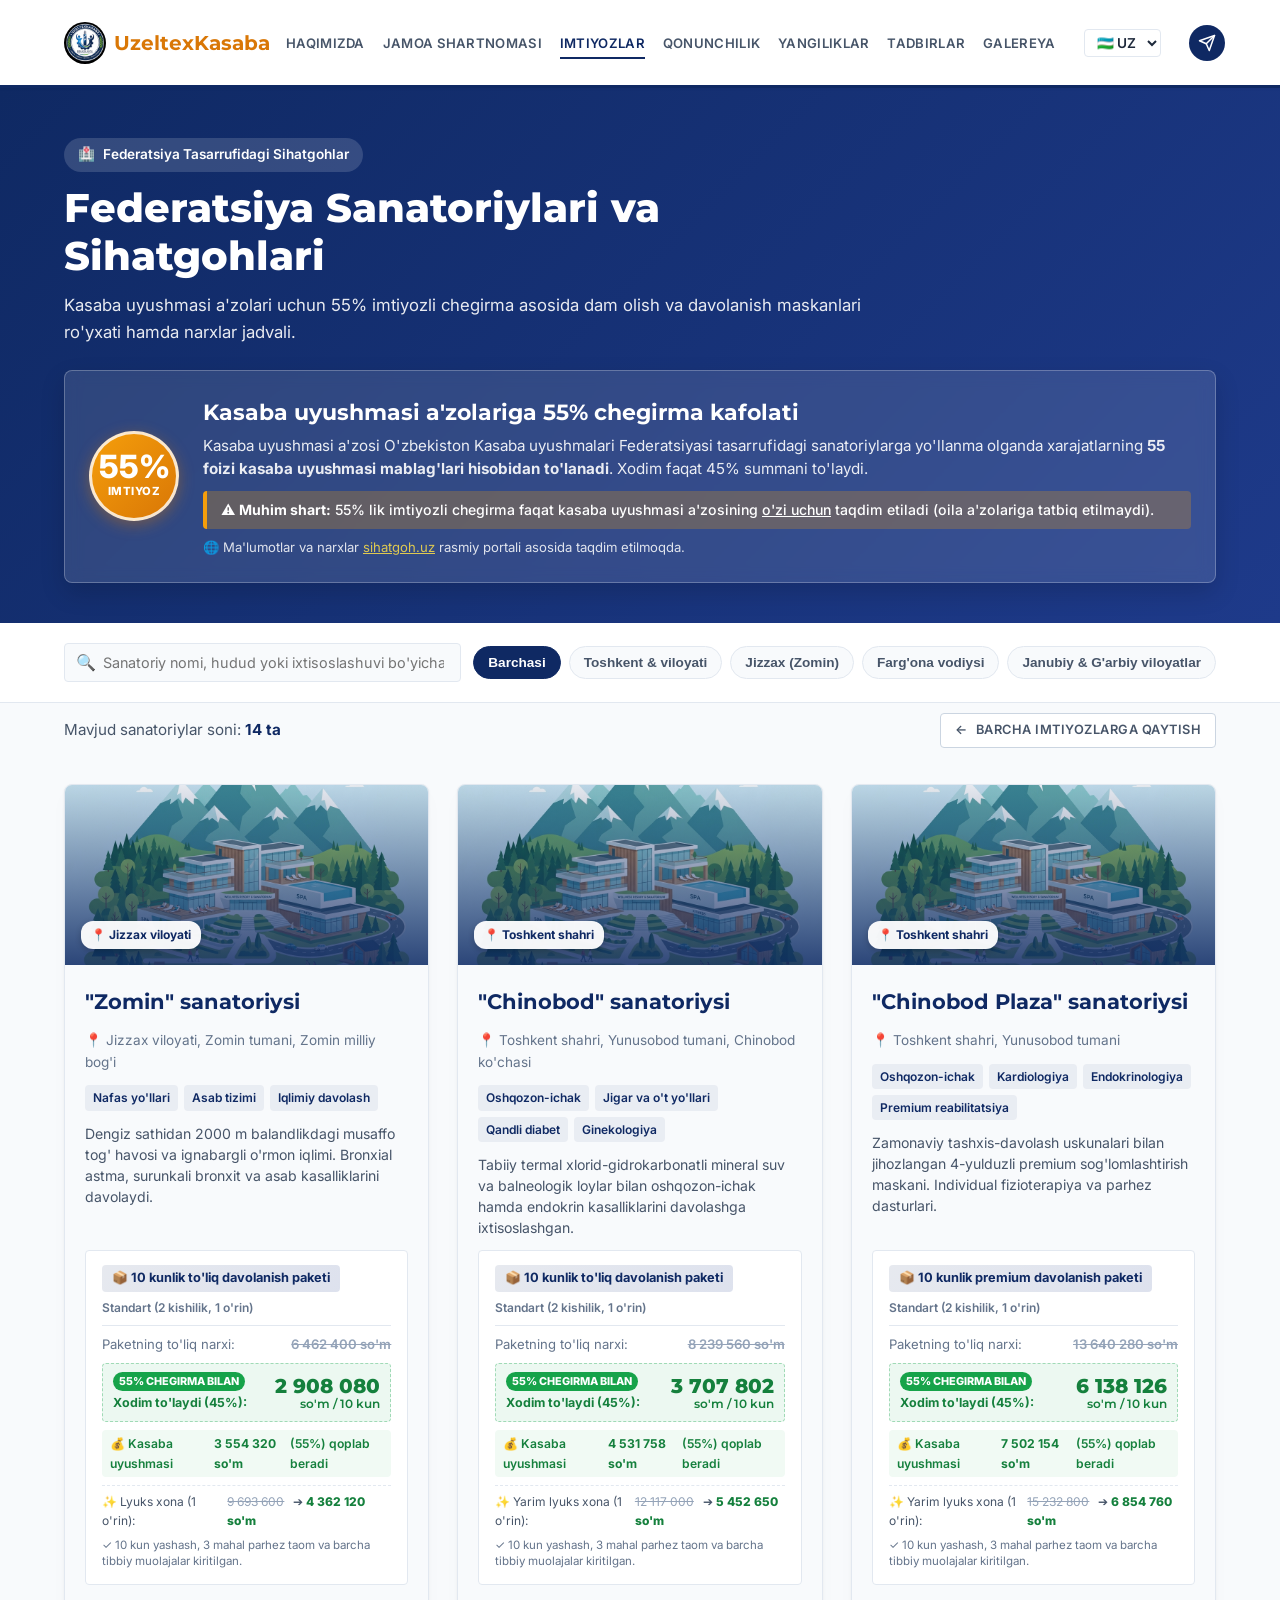
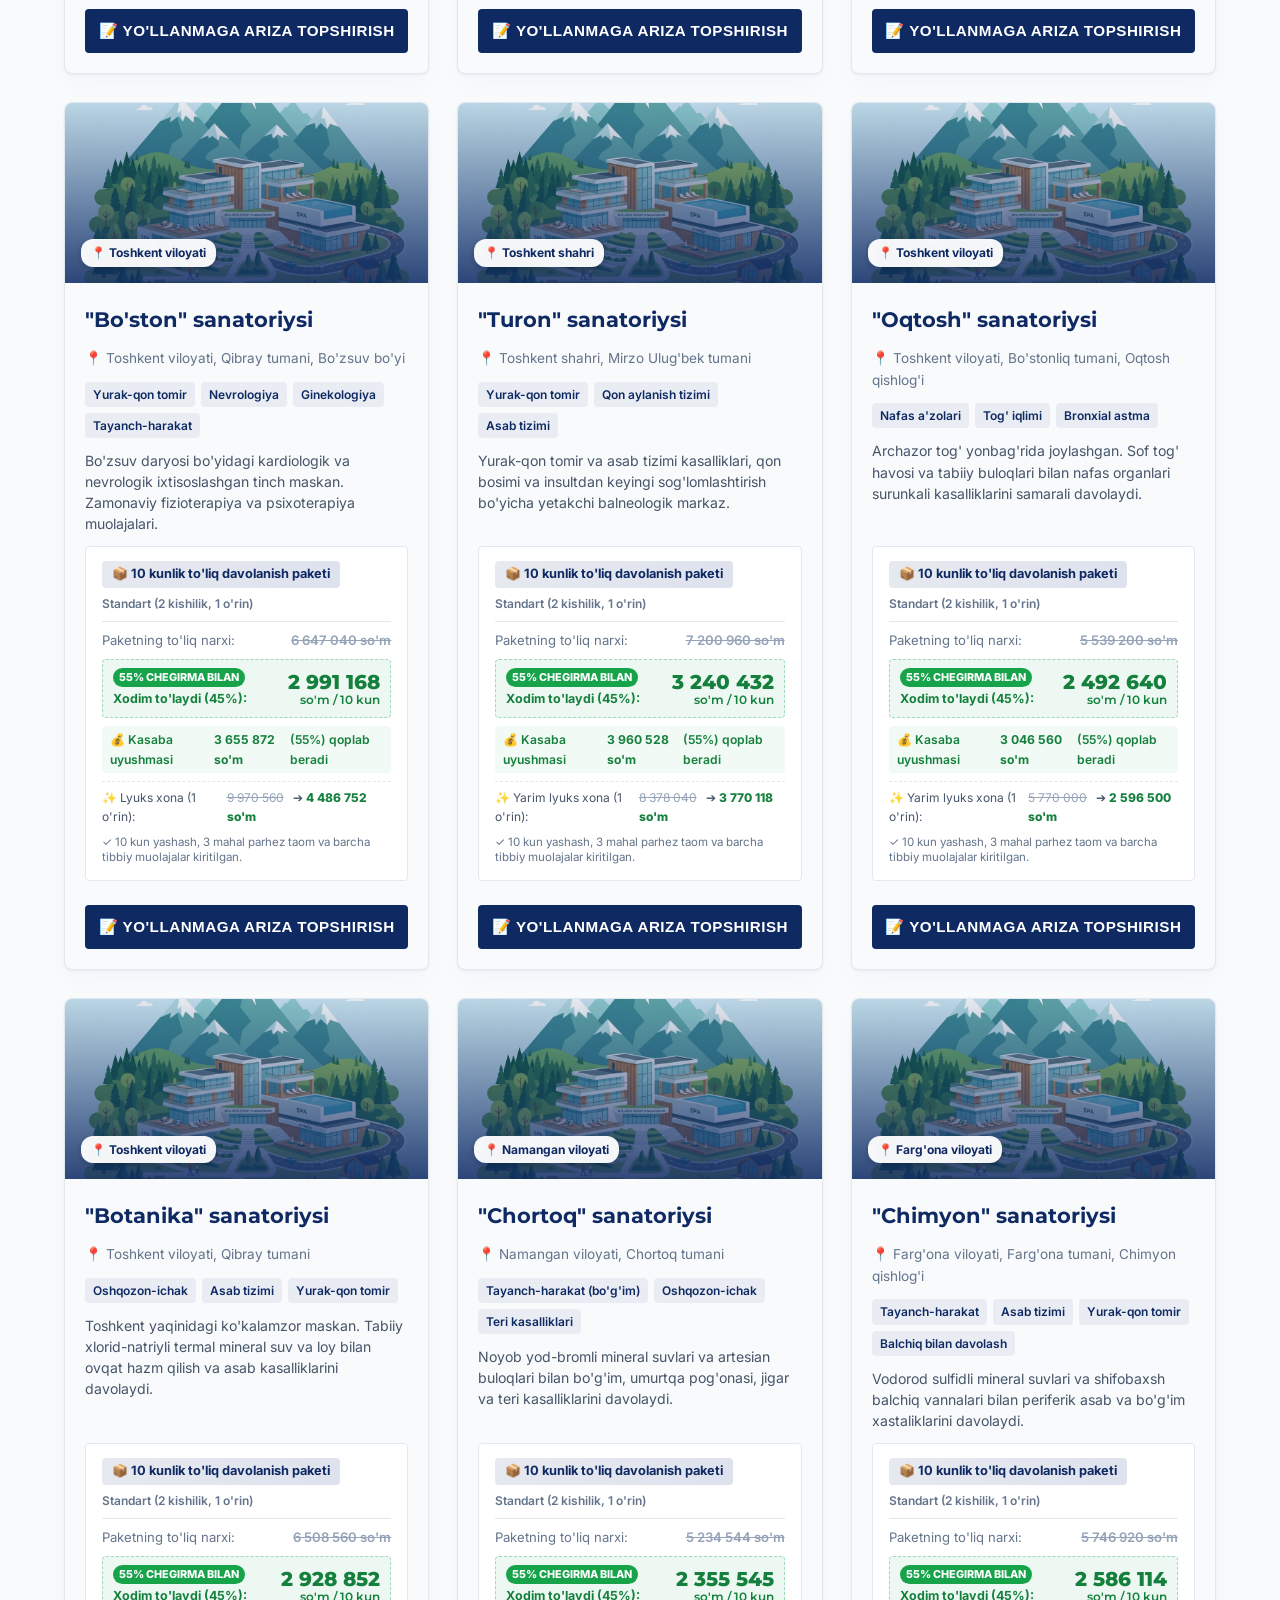
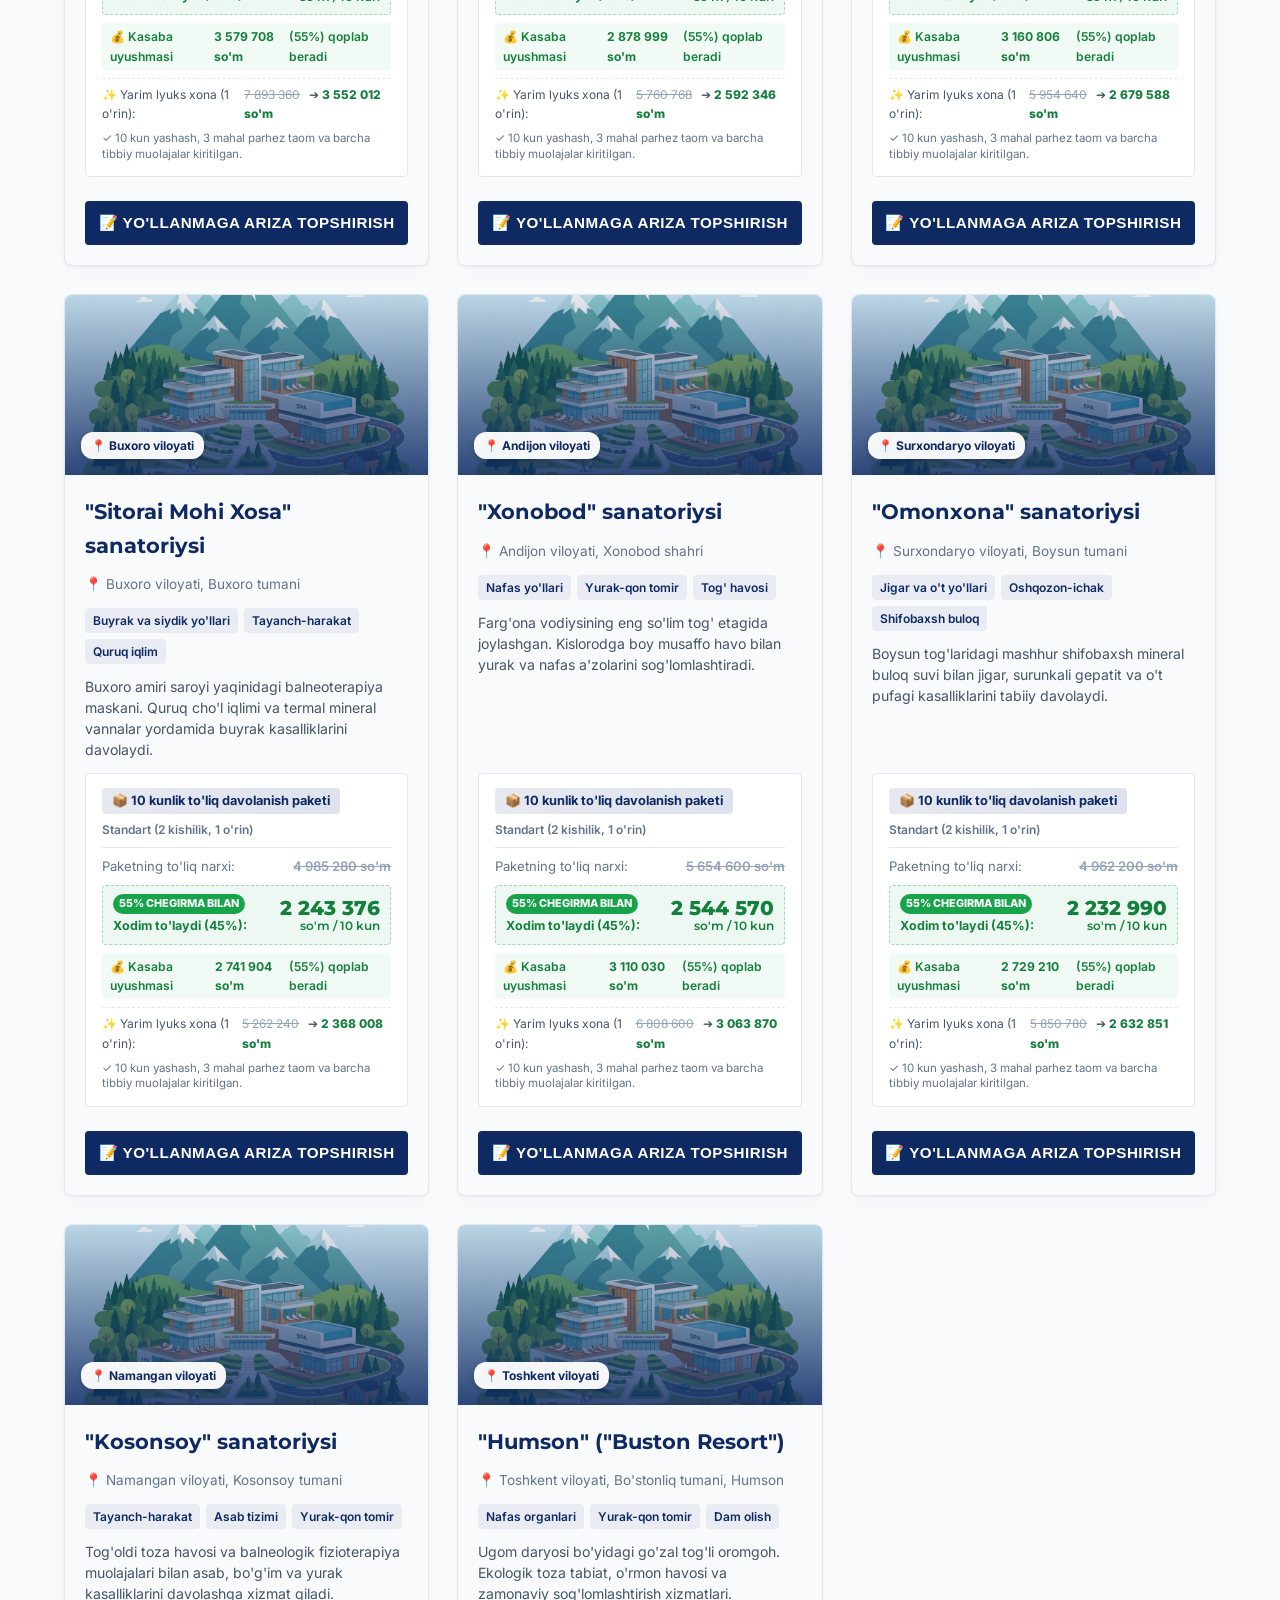
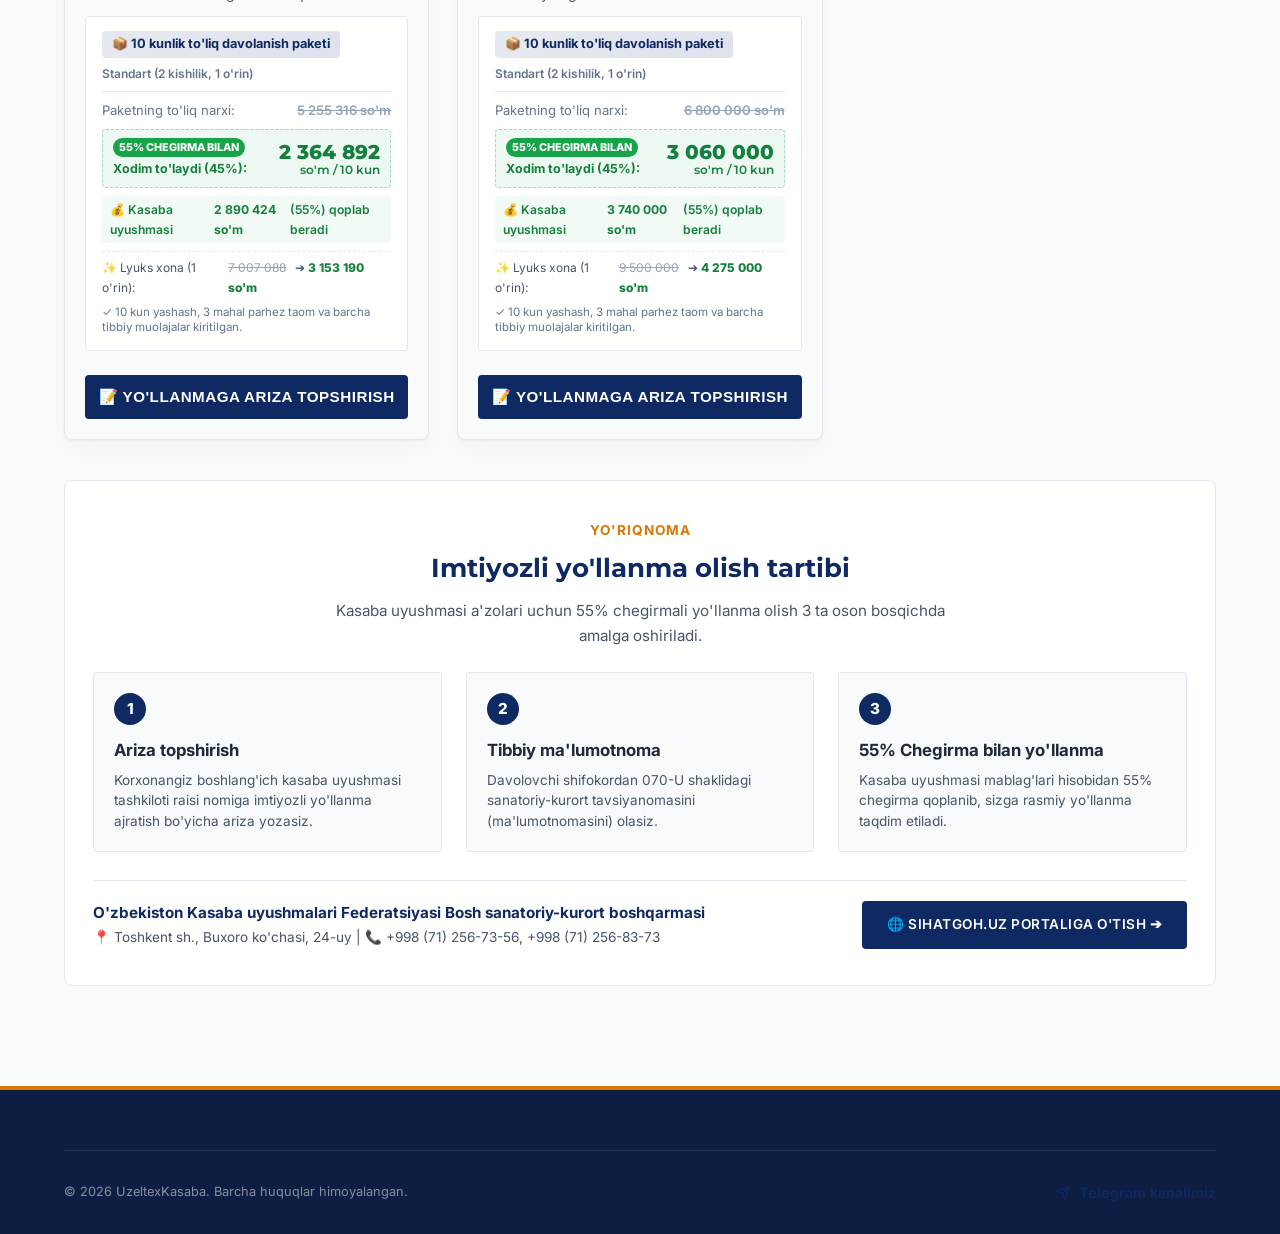
<file: frontend/sanatoriums.html>
<!DOCTYPE html>
<html lang="uz">
<head>
    <meta charset="UTF-8">
    <meta name="viewport" content="width=device-width, initial-scale=1.0">
    <title>Federatsiya Sanatoriylari va Sihatgohlari - UzeltexKasaba</title>
    <link rel="icon" type="image/x-icon" href="favicon.ico">
    <link rel="icon" type="image/png" sizes="32x32" href="favicon-32x32.png">
    <link rel="icon" type="image/png" sizes="16x16" href="favicon-16x16.png">
    <link rel="apple-touch-icon" sizes="180x180" href="apple-touch-icon.png">
    <link rel="stylesheet" href="style.css?v=1.3">
    <style>
        .sanatorium-hero {
            background: linear-gradient(135deg, #0f2963 0%, #1e3a8a 100%);
            color: #ffffff;
            padding: 50px 0 40px;
            position: relative;
            overflow: hidden;
        }
        .sanatorium-discount-banner {
            background: rgba(255, 255, 255, 0.12);
            backdrop-filter: blur(8px);
            border: 1px solid rgba(255, 255, 255, 0.25);
            border-radius: var(--radius-md);
            padding: 24px;
            margin-top: 24px;
            display: flex;
            align-items: center;
            gap: 24px;
            box-shadow: 0 10px 25px rgba(0, 0, 0, 0.15);
        }
        .discount-badge-circle {
            min-width: 90px;
            height: 90px;
            border-radius: 50%;
            background: linear-gradient(135deg, #f59e0b, #d97706);
            color: white;
            display: flex;
            flex-direction: column;
            align-items: center;
            justify-content: center;
            font-weight: 800;
            box-shadow: 0 4px 15px rgba(217, 119, 6, 0.4);
            border: 3px solid rgba(255, 255, 255, 0.8);
            text-align: center;
        }
        .discount-badge-circle .num {
            font-size: 2rem;
            line-height: 1;
        }
        .discount-badge-circle .sub {
            font-size: 0.7rem;
            text-transform: uppercase;
            letter-spacing: 0.5px;
        }
        .discount-banner-text h3 {
            font-family: var(--font-heading);
            font-size: 1.35rem;
            margin-bottom: 6px;
            color: #ffffff;
        }
        .discount-banner-text p {
            color: rgba(255, 255, 255, 0.9);
            font-size: 0.95rem;
            line-height: 1.5;
            margin: 0;
        }

        /* Filter Controls */
        .filter-section {
            background: var(--bg-secondary);
            border-bottom: 1px solid var(--border-color);
            padding: 20px 0;
            position: sticky;
            top: 70px;
            z-index: 10;
        }
        .filter-bar {
            display: flex;
            flex-wrap: wrap;
            gap: 12px;
            align-items: center;
            justify-content: space-between;
        }
        .search-box-wrap {
            position: relative;
            flex: 1;
            min-width: 260px;
            max-width: 420px;
        }
        .search-box-wrap input {
            width: 100%;
            padding: 10px 16px 10px 38px;
            border-radius: var(--radius-sm);
            border: 1px solid var(--border-color);
            background-color: var(--bg-primary);
            color: var(--text-primary);
            font-size: 0.9rem;
            outline: none;
            transition: border-color 0.2s;
        }
        .search-box-wrap input:focus {
            border-color: var(--color-primary);
        }
        .search-icon {
            position: absolute;
            left: 12px;
            top: 50%;
            transform: translateY(-50%);
            color: var(--text-muted);
            pointer-events: none;
        }
        .region-pills {
            display: flex;
            flex-wrap: wrap;
            gap: 8px;
        }
        .pill-btn {
            background: var(--bg-primary);
            color: var(--text-secondary);
            border: 1px solid var(--border-color);
            padding: 8px 14px;
            border-radius: 20px;
            font-size: 0.85rem;
            font-weight: 600;
            cursor: pointer;
            transition: all 0.2s;
        }
        .pill-btn:hover, .pill-btn.active {
            background-color: var(--color-primary);
            color: white;
            border-color: var(--color-primary);
        }

        /* Sanatorium Grid */
        .sanatoriums-grid {
            display: grid;
            grid-template-columns: repeat(auto-fill, minmax(360px, 1fr));
            gap: 28px;
            margin: 36px 0;
        }
        .sanatorium-card {
            background: var(--bg-primary);
            border: 1px solid var(--border-color);
            border-radius: var(--radius-md);
            overflow: hidden;
            box-shadow: var(--shadow-card);
            transition: all var(--transition-normal);
            display: flex;
            flex-direction: column;
        }
        .sanatorium-card:hover {
            transform: translateY(-4px);
            box-shadow: var(--shadow-lg);
            border-color: var(--border-color-light);
        }
        .card-header-img {
            height: 180px;
            background-size: cover;
            background-position: center;
            position: relative;
            display: flex;
            align-items: flex-end;
            padding: 16px;
        }
        .card-header-overlay {
            position: absolute;
            inset: 0;
            background: linear-gradient(180deg, rgba(15, 41, 99, 0.1) 0%, rgba(15, 41, 99, 0.85) 100%);
        }
        .card-badge-region {
            position: relative;
            z-index: 1;
            background: rgba(255, 255, 255, 0.95);
            color: var(--color-primary);
            font-size: 0.75rem;
            font-weight: 700;
            padding: 4px 10px;
            border-radius: 12px;
            box-shadow: 0 2px 6px rgba(0, 0, 0, 0.2);
        }
        .card-body {
            padding: 20px;
            flex: 1;
            display: flex;
            flex-direction: column;
            gap: 12px;
        }
        .card-title {
            font-family: var(--font-heading);
            font-size: 1.3rem;
            font-weight: 700;
            color: var(--color-primary);
            margin: 0;
        }
        .card-loc {
            font-size: 0.85rem;
            color: var(--text-muted);
            display: flex;
            align-items: center;
            gap: 6px;
        }
        .card-specialties {
            display: flex;
            flex-wrap: wrap;
            gap: 6px;
        }
        .specialty-tag {
            background-color: rgba(15, 41, 99, 0.06);
            color: var(--color-primary);
            font-size: 0.75rem;
            font-weight: 600;
            padding: 3px 8px;
            border-radius: var(--radius-sm);
        }
        .card-desc {
            font-size: 0.88rem;
            color: var(--text-secondary);
            line-height: 1.5;
            margin: 0;
        }

        /* Price Box Redesigned for 10-day packages */
        .price-box {
            background-color: var(--bg-secondary);
            border: 1px solid var(--border-color);
            border-radius: var(--radius-sm);
            padding: 14px 16px;
            margin-top: auto;
            display: flex;
            flex-direction: column;
            gap: 8px;
        }
        .pkg-badge-row {
            display: flex;
            justify-content: space-between;
            align-items: center;
            flex-wrap: wrap;
            gap: 6px;
            padding-bottom: 8px;
            border-bottom: 1px solid var(--border-color);
        }
        .pkg-badge {
            background: linear-gradient(135deg, rgba(15, 41, 99, 0.1), rgba(30, 58, 138, 0.15));
            color: var(--color-primary);
            font-size: 0.8rem;
            font-weight: 700;
            padding: 3px 10px;
            border-radius: 4px;
            display: inline-flex;
            align-items: center;
            gap: 4px;
        }
        .pkg-room {
            font-size: 0.75rem;
            color: var(--text-muted);
            font-weight: 600;
        }
        .price-row-std {
            display: flex;
            justify-content: space-between;
            align-items: center;
            font-size: 0.82rem;
            color: var(--text-muted);
        }
        .price-row-std .val {
            text-decoration: line-through;
            font-weight: 600;
            color: #94a3b8;
        }
        .price-row-union {
            display: flex;
            justify-content: space-between;
            align-items: center;
            background: rgba(22, 163, 74, 0.08);
            border: 1px dashed rgba(22, 163, 74, 0.35);
            border-radius: var(--radius-sm);
            padding: 8px 10px;
        }
        .price-label-union {
            display: flex;
            flex-direction: column;
        }
        .price-label-union .discount-tag {
            font-size: 0.68rem;
            background: #16a34a;
            color: white;
            font-weight: 800;
            padding: 1px 6px;
            border-radius: 10px;
            display: inline-block;
            width: fit-content;
            margin-bottom: 2px;
        }
        .price-label-union .sub-label {
            font-size: 0.78rem;
            color: #15803d;
            font-weight: 700;
        }
        .price-val-union {
            font-family: var(--font-heading);
            font-size: 1.25rem;
            font-weight: 800;
            color: #15803d;
            text-align: right;
            line-height: 1.1;
        }
        .price-val-union small {
            font-size: 0.75rem;
            font-weight: 600;
            display: block;
        }
        .saving-box {
            font-size: 0.76rem;
            color: #15803d;
            font-weight: 600;
            background: rgba(22, 163, 74, 0.06);
            padding: 4px 8px;
            border-radius: 4px;
            display: flex;
            align-items: center;
            gap: 4px;
        }
        .lux-row {
            display: flex;
            justify-content: space-between;
            align-items: center;
            font-size: 0.75rem;
            color: var(--text-secondary);
            padding-top: 6px;
            border-top: 1px dashed var(--border-color);
        }
        .pkg-include-text {
            font-size: 0.72rem;
            color: var(--text-muted);
            line-height: 1.35;
        }
        .card-actions {
            margin-top: 12px;
        }

        /* Workflow Steps */
        .workflow-box {
            background: var(--bg-secondary);
            border-radius: var(--radius-md);
            padding: 36px 28px;
            border: 1px solid var(--border-color);
            margin: 40px 0 20px;
        }
        .workflow-steps {
            display: grid;
            grid-template-columns: repeat(auto-fit, minmax(240px, 1fr));
            gap: 24px;
            margin-top: 24px;
        }
        .step-item {
            background: var(--bg-primary);
            padding: 20px;
            border-radius: var(--radius-sm);
            border: 1px solid var(--border-color);
            position: relative;
        }
        .step-num {
            width: 32px;
            height: 32px;
            background: var(--color-primary);
            color: white;
            font-weight: 800;
            font-size: 0.95rem;
            border-radius: 50%;
            display: flex;
            align-items: center;
            justify-content: center;
            margin-bottom: 12px;
        }

        @media (max-width: 768px) {
            .sanatorium-discount-banner {
                flex-direction: column;
                text-align: center;
            }
            .filter-bar {
                flex-direction: column;
                align-items: stretch;
            }
            .search-box-wrap {
                max-width: 100%;
            }
            .sanatoriums-grid {
                grid-template-columns: 1fr;
            }
        }
    </style>
</head>
<body>

    <!-- Header & Navigation -->
    <header class="header">
        <div class="container navbar">
            <a href="index.html" class="logo">
                <img src="images/logo.jpg" alt="UzeltexKasaba Logo" style="height: 42px; width: 42px; object-fit: contain; border-radius: 50%;">
                <span>UzeltexKasaba</span>
            </a>
            <ul class="nav-links">
                <li><a href="about.html" class="nav-link" data-i18n="nav_about">Haqimizda</a></li>
                <li><a href="agreement.html" class="nav-link" data-i18n="nav_agreement">Jamoa shartnomasi</a></li>
                <li><a href="privileges.html" class="nav-link active" data-i18n="nav_privileges">Imtiyozlar</a></li>
                <li><a href="legislation.html" class="nav-link" data-i18n="nav_legislation">Qonunchilik</a></li>
                <li><a href="news.html" class="nav-link" data-i18n="nav_news">Yangiliklar</a></li>
                <li><a href="events.html" class="nav-link" data-i18n="nav_events">Tadbirlar</a></li>
                <li><a href="gallery.html" class="nav-link" data-i18n="nav_gallery">Galereya</a></li>
            </ul>
            <div class="lang-switcher" style="margin-left: 12px; display: flex; align-items: center;">
                <select class="lang-select" style="background-color: var(--bg-secondary); color: var(--text-primary); border: 1px solid var(--border-color); border-radius: var(--radius-sm); padding: 4px 8px; font-size: 0.85rem; font-weight: 600; cursor: pointer; outline: none; transition: border-color 0.2s;">
                    <option value="uz">🇺🇿 UZ</option>
                    <option value="ru">🇷🇺 RU</option>
                    <option value="en">🇬🇧 EN</option>
                </select>
            </div>
            <a href="https://t.me/uzeltexkasaba" target="_blank" class="nav-telegram-btn" title="Telegram">
                <svg width="18" height="18" viewBox="0 0 24 24" fill="none" stroke="currentColor" stroke-width="2" stroke-linecap="round" stroke-linejoin="round" style="color: white;"><path d="m22 2-7 20-4-9-9-4Z"/><path d="M22 2 11 13"/></svg>
            </a>
        </div>
    </header>

    <!-- Hero Section -->
    <section class="sanatorium-hero">
        <div class="container">
            <div style="max-width: 820px;">
                <div style="display: inline-flex; align-items: center; gap: 8px; background: rgba(255,255,255,0.15); padding: 6px 14px; border-radius: 20px; font-size: 0.85rem; font-weight: 600; margin-bottom: 12px;">
                    <span>🏥</span>
                    <span data-i18n="sanatoriums_tag">Federatsiya Tasarrufidagi Sihatgohlar</span>
                </div>
                <h1 style="font-family: var(--font-heading); font-size: 2.5rem; font-weight: 800; line-height: 1.2; margin-bottom: 12px;" data-i18n="sanatoriums_page_title">
                    Federatsiya Sanatoriylari va Sihatgohlari
                </h1>
                <p style="font-size: 1.05rem; opacity: 0.9; line-height: 1.6;" data-i18n="sanatoriums_page_subtitle">
                    Kasaba uyushmasi a'zolari uchun 55% imtiyozli chegirma asosida dam olish va davolanish maskanlari ro'yxati hamda narxlar jadvali.
                </p>
            </div>

            <!-- Discount Banner -->
            <div class="sanatorium-discount-banner">
                <div class="discount-badge-circle">
                    <span class="num">55%</span>
                    <span class="sub" data-i18n="sanatoriums_discount_word">Imtiyoz</span>
                </div>
                <div class="discount-banner-text">
                    <h3 data-i18n="sanatoriums_banner_heading">Kasaba uyushmasi a'zolariga 55% chegirma kafolati</h3>
                    <p data-i18n="sanatoriums_banner_p">
                        Kasaba uyushmasi a'zosi O'zbekiston Kasaba uyushmalari Federatsiyasi tasarrufidagi sanatoriylarga yo'llanma olganda xarajatlarning <strong>55 foizi kasaba uyushmasi mablag'lari hisobidan to'lanadi</strong>. Xodim faqat 45% summani to'laydi.
                    </p>
                    <div style="margin-top: 10px; font-size: 0.88rem; background: rgba(245, 158, 11, 0.25); border-left: 4px solid #f59e0b; padding: 8px 14px; border-radius: 4px; color: #fff; font-weight: 500;" data-i18n="sanatoriums_member_only_note">
                        ⚠️ <strong>Muhim shart:</strong> 55% lik imtiyozli chegirma faqat kasaba uyushmasi a'zosining <u>o'zi uchun</u> taqdim etiladi (oila a'zolariga tatbiq etilmaydi).
                    </div>
                    <div style="margin-top: 8px; font-size: 0.82rem; opacity: 0.85;" data-i18n="sanatoriums_src_note">
                        🌐 Ma'lumotlar va narxlar <a href="https://www.sihatgoh.uz" target="_blank" style="color: #fde047; text-decoration: underline;">sihatgoh.uz</a> rasmiy portali asosida taqdim etilmoqda.
                    </div>
                </div>
            </div>
        </div>
    </section>

    <!-- Filter & Search Sticky Bar -->
    <section class="filter-section">
        <div class="container">
            <div class="filter-bar">
                <div class="search-box-wrap">
                    <span class="search-icon">🔍</span>
                    <input type="text" id="sanatoriumSearchInput" placeholder="Sanatoriy nomi, hudud yoki ixtisoslashuvi bo'yicha qidirish..." oninput="handleSanatoriumSearch(this.value)" data-i18n-attr="placeholder" data-i18n="sanatoriums_search_placeholder">
                </div>
                <div class="region-pills">
                    <button class="pill-btn active" data-region="all" onclick="filterByRegion('all', this)" data-i18n="sanatoriums_filter_all">Barchasi</button>
                    <button class="pill-btn" data-region="tashkent" onclick="filterByRegion('tashkent', this)" data-i18n="sanatoriums_filter_tashkent">Toshkent & viloyati</button>
                    <button class="pill-btn" data-region="jizzakh" onclick="filterByRegion('jizzakh', this)" data-i18n="sanatoriums_filter_jizzakh">Jizzax (Zomin)</button>
                    <button class="pill-btn" data-region="fergana" onclick="filterByRegion('fergana', this)" data-i18n="sanatoriums_filter_valley">Farg'ona vodiysi</button>
                    <button class="pill-btn" data-region="south" onclick="filterByRegion('south', this)" data-i18n="sanatoriums_filter_south">Janubiy & G'arbiy viloyatlar</button>
                </div>
            </div>
        </div>
    </section>

    <!-- Main Content Container -->
    <main class="section" style="padding-top: 10px;">
        <div class="container">
            <div style="display: flex; justify-content: space-between; align-items: center; margin-bottom: 8px;">
                <div style="font-size: 0.95rem; color: var(--text-secondary);">
                    <span data-i18n="sanatoriums_count_label">Mavjud sanatoriylar soni:</span> <strong id="sanatoriumsCount" style="color: var(--color-primary);">13 ta</strong>
                </div>
                <a href="privileges.html" class="btn btn-secondary" style="font-size: 0.8rem; padding: 6px 14px;">
                    ← <span data-i18n="back_to_privileges">Barcha imtiyozlarga qaytish</span>
                </a>
            </div>

            <!-- Sanatoriums Cards Grid -->
            <div class="sanatoriums-grid" id="sanatoriumsGrid">
                <!-- Dynamically Rendered by JS -->
            </div>

            <!-- Workflow Guide Infographic -->
            <div class="workflow-box">
                <div style="text-align: center; max-width: 650px; margin: 0 auto;">
                    <span style="font-size: 0.85rem; font-weight: 700; color: var(--color-accent); text-transform: uppercase; letter-spacing: 1px;" data-i18n="sanatoriums_guide_tag">Yo'riqnoma</span>
                    <h2 style="font-family: var(--font-heading); font-size: 1.6rem; color: var(--color-primary); margin: 6px 0 10px;" data-i18n="sanatoriums_guide_title">Imtiyozli yo'llanma olish tartibi</h2>
                    <p style="color: var(--text-secondary); font-size: 0.95rem;" data-i18n="sanatoriums_guide_sub">Kasaba uyushmasi a'zolari uchun 55% chegirmali yo'llanma olish 3 ta oson bosqichda amalga oshiriladi.</p>
                </div>

                <div class="workflow-steps">
                    <div class="step-item">
                        <div class="step-num">1</div>
                        <h4 style="font-weight: 700; margin-bottom: 6px; font-size: 1.05rem;" data-i18n="sanatoriums_step1_title">Ariza topshirish</h4>
                        <p style="color: var(--text-secondary); font-size: 0.85rem; line-height: 1.5; margin: 0;" data-i18n="sanatoriums_step1_desc">Korxonangiz boshlang'ich kasaba uyushmasi tashkiloti raisi nomiga imtiyozli yo'llanma ajratish bo'yicha ariza yozasiz.</p>
                    </div>

                    <div class="step-item">
                        <div class="step-num">2</div>
                        <h4 style="font-weight: 700; margin-bottom: 6px; font-size: 1.05rem;" data-i18n="sanatoriums_step2_title">Tibbiy ma'lumotnoma</h4>
                        <p style="color: var(--text-secondary); font-size: 0.85rem; line-height: 1.5; margin: 0;" data-i18n="sanatoriums_step2_desc">Davolovchi shifokordan 070-U shaklidagi sanatoriy-kurort tavsiyanomasini (ma'lumotnomasini) olasiz.</p>
                    </div>

                    <div class="step-item">
                        <div class="step-num">3</div>
                        <h4 style="font-weight: 700; margin-bottom: 6px; font-size: 1.05rem;" data-i18n="sanatoriums_step3_title">55% Chegirma bilan yo'llanma</h4>
                        <p style="color: var(--text-secondary); font-size: 0.85rem; line-height: 1.5; margin: 0;" data-i18n="sanatoriums_step3_desc">Kasaba uyushmasi mablag'lari hisobidan 55% chegirma qoplanib, sizga rasmiy yo'llanma taqdim etiladi.</p>
                    </div>
                </div>

                <!-- Contacts -->
                <div style="margin-top: 28px; padding-top: 20px; border-top: 1px solid var(--border-color); display: flex; flex-wrap: wrap; justify-content: space-between; align-items: center; gap: 16px;">
                    <div>
                        <div style="font-weight: 700; font-size: 0.95rem; color: var(--color-primary);">O'zbekiston Kasaba uyushmalari Federatsiyasi Bosh sanatoriy-kurort boshqarmasi</div>
                        <div style="font-size: 0.85rem; color: var(--text-secondary); margin-top: 2px;">📍 Toshkent sh., Buxoro ko'chasi, 24-uy | 📞 +998 (71) 256-73-56, +998 (71) 256-83-73</div>
                    </div>
                    <a href="https://www.sihatgoh.uz" target="_blank" class="btn btn-primary" style="font-size: 0.85rem;">
                        🌐 sihatgoh.uz portaliga o'tish ➔
                    </a>
                </div>
            </div>
        </div>
    </main>

    <!-- Application Modal -->
    <div class="modal" id="applyModal" onclick="closeApplyModal()">
        <div class="modal-content" style="max-width: 520px;" onclick="event.stopPropagation()">
            <span class="modal-close" onclick="closeApplyModal()">&times;</span>
            <div style="display: flex; align-items: center; gap: 12px; margin-bottom: 16px;">
                <div style="font-size: 1.8rem;">🏥</div>
                <div>
                    <h3 style="font-family: var(--font-heading); margin: 0; font-weight: 700; color: var(--color-primary);" data-i18n="modal_apply_title">Sanatoriy yo'llanmasiga ariza</h3>
                    <div style="font-size: 0.8rem; color: #16a34a; font-weight: 600;" data-i18n="modal_apply_sub">55% lik imtiyozli chegirma bilan (faqat a'zoning o'zi uchun)</div>
                </div>
            </div>
            <form id="sanatoriumApplyForm" onsubmit="submitSanatoriumApplication(event)">
                <div class="form-group" style="margin-bottom: 14px;">
                    <label style="display: block; font-weight: 600; margin-bottom: 6px; font-size: 0.85rem;" data-i18n="modal_sanatorium_name">Tanlangan sanatoriy</label>
                    <input type="text" id="applySanatoriumName" class="form-control" style="background-color: var(--bg-secondary); font-weight: 600; color: var(--color-primary);" readonly>
                </div>
                <div class="form-group" style="margin-bottom: 14px;">
                    <label style="display: block; font-weight: 600; margin-bottom: 6px; font-size: 0.85rem;" data-i18n="modal_reg_fullname">F.I.Sh. (To'liq ismingiz)</label>
                    <input type="text" id="applyFullName" class="form-control" required placeholder="Familiya Ism Sharifingiz">
                </div>
                <div class="form-group" style="margin-bottom: 14px;">
                    <label style="display: block; font-weight: 600; margin-bottom: 6px; font-size: 0.85rem;" data-i18n="modal_reg_phone">Telefon raqamingiz</label>
                    <input type="tel" id="applyPhone" class="form-control" required placeholder="+998 90 123 45 67">
                </div>
                <div class="form-group" style="margin-bottom: 14px;">
                    <label style="display: block; font-weight: 600; margin-bottom: 6px; font-size: 0.85rem;" data-i18n="modal_reg_org">Ish joyingiz (Korxona / tashkilot nomi)</label>
                    <input type="text" id="applyOrg" class="form-control" required placeholder="Korxona yoki zavod nomi">
                </div>
                <div class="form-group" style="margin-bottom: 20px;">
                    <label style="display: block; font-weight: 600; margin-bottom: 6px; font-size: 0.85rem;" data-i18n="modal_apply_notes">Qo'shimcha izoh yoki rejalashtirilgan davr (ixtiyoriy)</label>
                    <textarea id="applyNotes" class="form-control" rows="2" placeholder="Masalan: Rejalashtirilgan davr, sanatoriy xonasi turi..."></textarea>
                </div>
                <button type="submit" class="btn btn-primary" style="width: 100%; padding: 12px; font-weight: 600;" data-i18n="modal_reg_btn">Arizani yuborish</button>
            </form>
        </div>
    </div>

    <!-- Footer -->
    <footer class="footer">
        <div class="container">
            <div class="footer-bottom" style="display: flex; justify-content: space-between; align-items: center; flex-wrap: wrap; gap: 16px;">
                <p>&copy; 2026 UzeltexKasaba. <span data-i18n="footer_rights">Barcha huquqlar himoyalangan.</span></p>
                <a href="https://t.me/uzeltexkasaba" target="_blank" style="display: flex; align-items: center; gap: 8px; color: var(--color-primary); text-decoration: none; font-size: 0.9rem; font-weight: 600; transition: opacity 0.2s;" onmouseover="this.style.opacity='0.8'" onmouseout="this.style.opacity='1'">
                    <svg width="16" height="16" viewBox="0 0 24 24" fill="none" stroke="currentColor" stroke-width="2" stroke-linecap="round" stroke-linejoin="round" style="vertical-align: middle;"><path d="m22 2-7 20-4-9-9-4Z"/><path d="M22 2 11 13"/></svg>
                    <span data-i18n="footer_telegram">Telegram kanalimiz</span>
                </a>
            </div>
        </div>
    </footer>

    <script src="translations.js"></script>
    <script src="app.js"></script>
    <script>
        // Official Federation Sanatoriums Dataset based on sihatgoh.uz (10 kunlik to'liq davolanish paketlari)
        const SANATORIUMS_DATA = [
            {
                id: 1,
                name: "\"Zomin\" sanatoriysi",
                region: "jizzakh",
                location: "Jizzax viloyati, Zomin tumani, Zomin milliy bog'i",
                specialties: ["Nafas yo'llari", "Asab tizimi", "Iqlimiy davolash"],
                desc: "Dengiz sathidan 2000 m balandlikdagi musaffo tog' havosi va ignabargli o'rmon iqlimi. Bronxial astma, surunkali bronxit va asab kasalliklarini davolaydi.",
                package_days: 10,
                package_name: "10 kunlik to'liq davolanish paketi",
                room_standard: "Standart (2 kishilik, 1 o'rin)",
                price_standard: 6462400,
                room_lux: "Lyuks xona (1 o'rin)",
                price_lux: 9693600
            },
            {
                id: 2,
                name: "\"Chinobod\" sanatoriysi",
                region: "tashkent",
                location: "Toshkent shahri, Yunusobod tumani, Chinobod ko'chasi",
                specialties: ["Oshqozon-ichak", "Jigar va o't yo'llari", "Qandli diabet", "Ginekologiya"],
                desc: "Tabiiy termal xlorid-gidrokarbonatli mineral suv va balneologik loylar bilan oshqozon-ichak hamda endokrin kasalliklarini davolashga ixtisoslashgan.",
                package_days: 10,
                package_name: "10 kunlik to'liq davolanish paketi",
                room_standard: "Standart (2 kishilik, 1 o'rin)",
                price_standard: 8239560,
                room_lux: "Yarim lyuks xona (1 o'rin)",
                price_lux: 12117000
            },
            {
                id: 3,
                name: "\"Chinobod Plaza\" sanatoriysi",
                region: "tashkent",
                location: "Toshkent shahri, Yunusobod tumani",
                specialties: ["Oshqozon-ichak", "Kardiologiya", "Endokrinologiya", "Premium reabilitatsiya"],
                desc: "Zamonaviy tashxis-davolash uskunalari bilan jihozlangan 4-yulduzli premium sog'lomlashtirish maskani. Individual fizioterapiya va parhez dasturlari.",
                package_days: 10,
                package_name: "10 kunlik premium davolanish paketi",
                room_standard: "Standart (2 kishilik, 1 o'rin)",
                price_standard: 13640280,
                room_lux: "Yarim lyuks xona (1 o'rin)",
                price_lux: 15232800
            },
            {
                id: 4,
                name: "\"Bo'ston\" sanatoriysi",
                region: "tashkent",
                location: "Toshkent viloyati, Qibray tumani, Bo'zsuv bo'yi",
                specialties: ["Yurak-qon tomir", "Nevrologiya", "Ginekologiya", "Tayanch-harakat"],
                desc: "Bo'zsuv daryosi bo'yidagi kardiologik va nevrologik ixtisoslashgan tinch maskan. Zamonaviy fizioterapiya va psixoterapiya muolajalari.",
                package_days: 10,
                package_name: "10 kunlik to'liq davolanish paketi",
                room_standard: "Standart (2 kishilik, 1 o'rin)",
                price_standard: 6647040,
                room_lux: "Lyuks xona (1 o'rin)",
                price_lux: 9970560
            },
            {
                id: 5,
                name: "\"Turon\" sanatoriysi",
                region: "tashkent",
                location: "Toshkent shahri, Mirzo Ulug'bek tumani",
                specialties: ["Yurak-qon tomir", "Qon aylanish tizimi", "Asab tizimi"],
                desc: "Yurak-qon tomir va asab tizimi kasalliklari, qon bosimi va insultdan keyingi sog'lomlashtirish bo'yicha yetakchi balneologik markaz.",
                package_days: 10,
                package_name: "10 kunlik to'liq davolanish paketi",
                room_standard: "Standart (2 kishilik, 1 o'rin)",
                price_standard: 7200960,
                room_lux: "Yarim lyuks xona (1 o'rin)",
                price_lux: 8378040
            },
            {
                id: 6,
                name: "\"Oqtosh\" sanatoriysi",
                region: "tashkent",
                location: "Toshkent viloyati, Bo'stonliq tumani, Oqtosh qishlog'i",
                specialties: ["Nafas a'zolari", "Tog' iqlimi", "Bronxial astma"],
                desc: "Archazor tog' yonbag'rida joylashgan. Sof tog' havosi va tabiiy buloqlari bilan nafas organlari surunkali kasalliklarini samarali davolaydi.",
                package_days: 10,
                package_name: "10 kunlik to'liq davolanish paketi",
                room_standard: "Standart (2 kishilik, 1 o'rin)",
                price_standard: 5539200,
                room_lux: "Yarim lyuks xona (1 o'rin)",
                price_lux: 5770000
            },
            {
                id: 7,
                name: "\"Botanika\" sanatoriysi",
                region: "tashkent",
                location: "Toshkent viloyati, Qibray tumani",
                specialties: ["Oshqozon-ichak", "Asab tizimi", "Yurak-qon tomir"],
                desc: "Toshkent yaqinidagi ko'kalamzor maskan. Tabiiy xlorid-natriyli termal mineral suv va loy bilan ovqat hazm qilish va asab kasalliklarini davolaydi.",
                package_days: 10,
                package_name: "10 kunlik to'liq davolanish paketi",
                room_standard: "Standart (2 kishilik, 1 o'rin)",
                price_standard: 6508560,
                room_lux: "Yarim lyuks xona (1 o'rin)",
                price_lux: 7893360
            },
            {
                id: 8,
                name: "\"Chortoq\" sanatoriysi",
                region: "fergana",
                location: "Namangan viloyati, Chortoq tumani",
                specialties: ["Tayanch-harakat (bo'g'im)", "Oshqozon-ichak", "Teri kasalliklari"],
                desc: "Noyob yod-bromli mineral suvlari va artesian buloqlari bilan bo'g'im, umurtqa pog'onasi, jigar va teri kasalliklarini davolaydi.",
                package_days: 10,
                package_name: "10 kunlik to'liq davolanish paketi",
                room_standard: "Standart (2 kishilik, 1 o'rin)",
                price_standard: 5234544,
                room_lux: "Yarim lyuks xona (1 o'rin)",
                price_lux: 5760768
            },
            {
                id: 9,
                name: "\"Chimyon\" sanatoriysi",
                region: "fergana",
                location: "Farg'ona viloyati, Farg'ona tumani, Chimyon qishlog'i",
                specialties: ["Tayanch-harakat", "Asab tizimi", "Yurak-qon tomir", "Balchiq bilan davolash"],
                desc: "Vodorod sulfidli mineral suvlari va shifobaxsh balchiq vannalari bilan periferik asab va bo'g'im xastaliklarini davolaydi.",
                package_days: 10,
                package_name: "10 kunlik to'liq davolanish paketi",
                room_standard: "Standart (2 kishilik, 1 o'rin)",
                price_standard: 5746920,
                room_lux: "Yarim lyuks xona (1 o'rin)",
                price_lux: 5954640
            },
            {
                id: 10,
                name: "\"Sitorai Mohi Xosa\" sanatoriysi",
                region: "south",
                location: "Buxoro viloyati, Buxoro tumani",
                specialties: ["Buyrak va siydik yo'llari", "Tayanch-harakat", "Quruq iqlim"],
                desc: "Buxoro amiri saroyi yaqinidagi balneoterapiya maskani. Quruq cho'l iqlimi va termal mineral vannalar yordamida buyrak kasalliklarini davolaydi.",
                package_days: 10,
                package_name: "10 kunlik to'liq davolanish paketi",
                room_standard: "Standart (2 kishilik, 1 o'rin)",
                price_standard: 4985280,
                room_lux: "Yarim lyuks xona (1 o'rin)",
                price_lux: 5262240
            },
            {
                id: 11,
                name: "\"Xonobod\" sanatoriysi",
                region: "fergana",
                location: "Andijon viloyati, Xonobod shahri",
                specialties: ["Nafas yo'llari", "Yurak-qon tomir", "Tog' havosi"],
                desc: "Farg'ona vodiysining eng so'lim tog' etagida joylashgan. Kislorodga boy musaffo havo bilan yurak va nafas a'zolarini sog'lomlashtiradi.",
                package_days: 10,
                package_name: "10 kunlik to'liq davolanish paketi",
                room_standard: "Standart (2 kishilik, 1 o'rin)",
                price_standard: 5654600,
                room_lux: "Yarim lyuks xona (1 o'rin)",
                price_lux: 6808600
            },
            {
                id: 12,
                name: "\"Omonxona\" sanatoriysi",
                region: "south",
                location: "Surxondaryo viloyati, Boysun tumani",
                specialties: ["Jigar va o't yo'llari", "Oshqozon-ichak", "Shifobaxsh buloq"],
                desc: "Boysun tog'laridagi mashhur shifobaxsh mineral buloq suvi bilan jigar, surunkali gepatit va o't pufagi kasalliklarini tabiiy davolaydi.",
                package_days: 10,
                package_name: "10 kunlik to'liq davolanish paketi",
                room_standard: "Standart (2 kishilik, 1 o'rin)",
                price_standard: 4962200,
                room_lux: "Yarim lyuks xona (1 o'rin)",
                price_lux: 5850780
            },
            {
                id: 13,
                name: "\"Kosonsoy\" sanatoriysi",
                region: "fergana",
                location: "Namangan viloyati, Kosonsoy tumani",
                specialties: ["Tayanch-harakat", "Asab tizimi", "Yurak-qon tomir"],
                desc: "Tog'oldi toza havosi va balneologik fizioterapiya muolajalari bilan asab, bo'g'im va yurak kasalliklarini davolashga xizmat qiladi.",
                package_days: 10,
                package_name: "10 kunlik to'liq davolanish paketi",
                room_standard: "Standart (2 kishilik, 1 o'rin)",
                price_standard: 5255316,
                room_lux: "Lyuks xona (1 o'rin)",
                price_lux: 7007088
            },
            {
                id: 14,
                name: "\"Humson\" (\"Buston Resort\")",
                region: "tashkent",
                location: "Toshkent viloyati, Bo'stonliq tumani, Humson",
                specialties: ["Nafas organlari", "Yurak-qon tomir", "Dam olish"],
                desc: "Ugom daryosi bo'yidagi go'zal tog'li oromgoh. Ekologik toza tabiat, o'rmon havosi va zamonaviy sog'lomlashtirish xizmatlari.",
                package_days: 10,
                package_name: "10 kunlik to'liq davolanish paketi",
                room_standard: "Standart (2 kishilik, 1 o'rin)",
                price_standard: 6800000,
                room_lux: "Lyuks xona (1 o'rin)",
                price_lux: 9500000
            }
        ];

        let currentRegionFilter = 'all';
        let currentSearchQuery = '';

        function formatSum(num) {
            return num.toString().replace(/\B(?=(\d{3})+(?!\d))/g, " ");
        }

        // Calculate 55% discount: Member pays 45% (0.45 * std_price)
        function calcUnionPrice(stdPrice) {
            return Math.round(stdPrice * 0.45);
        }

        function renderSanatoriums() {
            const grid = document.getElementById('sanatoriumsGrid');
            if (!grid) return;

            const lang = typeof getCurrentLanguage === 'function' ? getCurrentLanguage() : 'uz';
            const applyBtnText = (translations[lang] && translations[lang]['sanatoriums_apply_btn']) || "Yo'llanmaga ariza topshirish";

            const filtered = SANATORIUMS_DATA.filter(item => {
                const matchRegion = currentRegionFilter === 'all' || item.region === currentRegionFilter;
                const q = currentSearchQuery.toLowerCase().trim();
                const matchSearch = !q || 
                    item.name.toLowerCase().includes(q) || 
                    item.location.toLowerCase().includes(q) || 
                    item.desc.toLowerCase().includes(q) || 
                    item.specialties.some(s => s.toLowerCase().includes(q));
                return matchRegion && matchSearch;
            });

            document.getElementById('sanatoriumsCount').textContent = `${filtered.length} ta`;

            if (filtered.length === 0) {
                grid.innerHTML = `
                    <div style="grid-column: 1/-1; text-align: center; padding: 60px 20px; background: var(--bg-secondary); border-radius: var(--radius-md); border: 1px dashed var(--border-color);">
                        <div style="font-size: 3rem; margin-bottom: 12px;">🔍</div>
                        <h3 style="font-family: var(--font-heading); color: var(--color-primary); margin-bottom: 8px;">Qidiruv bo'yicha sanatoriy topilmadi</h3>
                        <p style="color: var(--text-secondary); max-width: 450px; margin: 0 auto 16px;">Iltimos boshqa kalit so'z yoki hudud bo'yicha qidirib ko'ring.</p>
                        <button onclick="resetFilters()" class="btn btn-secondary">Filtrlarni tozalash</button>
                    </div>
                `;
                return;
            }

            grid.innerHTML = filtered.map(item => {
                const stdPrice = item.price_standard;
                const unionStd = calcUnionPrice(stdPrice);
                const savedStd = stdPrice - unionStd;

                const unionLux = item.price_lux ? calcUnionPrice(item.price_lux) : null;

                const specialtiesHtml = item.specialties.map(s => 
                    `<span class="specialty-tag">${escapeHTML(s)}</span>`
                ).join('');

                const bgImg = 'images/sanatorium_privilege.jpg';

                const luxHtml = item.price_lux ? `
                    <div class="lux-row">
                        <span>✨ ${escapeHTML(item.room_lux || "Lyuks xona")}:</span>
                        <span>
                            <span style="text-decoration: line-through; color: #94a3b8; margin-right: 6px;">${formatSum(item.price_lux)}</span> ➔ 
                            <strong style="color: #15803d; font-weight: 800;">${formatSum(unionLux)} so'm</strong>
                        </span>
                    </div>
                ` : '';

                return `
                    <div class="sanatorium-card">
                        <div class="card-header-img" style="background-image: url('${bgImg}');">
                            <div class="card-header-overlay"></div>
                            <span class="card-badge-region">📍 ${escapeHTML(item.location.split(',')[0])}</span>
                        </div>
                        <div class="card-body">
                            <h3 class="card-title">${escapeHTML(item.name)}</h3>
                            <div class="card-loc">
                                <span>📍 ${escapeHTML(item.location)}</span>
                            </div>
                            
                            <div class="card-specialties">
                                ${specialtiesHtml}
                            </div>

                            <p class="card-desc">${escapeHTML(item.desc)}</p>

                            <div class="price-box">
                                <div class="pkg-badge-row">
                                    <span class="pkg-badge">📦 ${escapeHTML(item.package_name || "10 kunlik paket")}</span>
                                    <span class="pkg-room">${escapeHTML(item.room_standard || "Standart xona")}</span>
                                </div>

                                <div class="price-row-std">
                                    <span>Paketning to'liq narxi:</span>
                                    <span class="val">${formatSum(stdPrice)} so'm</span>
                                </div>

                                <div class="price-row-union">
                                    <div class="price-label-union">
                                        <span class="discount-tag">55% CHEGIRMA BILAN</span>
                                        <span class="sub-label">Xodim to'laydi (45%):</span>
                                    </div>
                                    <div class="price-val-union">
                                        ${formatSum(unionStd)} <small>so'm / 10 kun</small>
                                    </div>
                                </div>

                                <div class="saving-box">
                                    💰 Kasaba uyushmasi <strong>${formatSum(savedStd)} so'm</strong> (55%) qoplab beradi
                                </div>

                                ${luxHtml}

                                <div class="pkg-include-text">
                                    ✓ 10 kun yashash, 3 mahal parhez taom va barcha tibbiy muolajalar kiritilgan.
                                </div>
                            </div>

                            <div class="card-actions">
                                <button onclick="openApplyById(${item.id})" class="btn btn-primary" style="width: 100%; font-size: 0.95rem; font-weight: 700; padding: 12px; display: flex; align-items: center; justify-content: center; gap: 8px;">
                                    📝 ${escapeHTML(applyBtnText)}
                                </button>
                            </div>
                        </div>
                    </div>
                `;
            }).join('');
        }

        function filterByRegion(region, btn) {
            currentRegionFilter = region;
            document.querySelectorAll('.pill-btn').forEach(b => b.classList.remove('active'));
            if (btn) btn.classList.add('active');
            renderSanatoriums();
        }

        function handleSanatoriumSearch(val) {
            currentSearchQuery = val;
            renderSanatoriums();
        }

        function resetFilters() {
            currentSearchQuery = '';
            currentRegionFilter = 'all';
            document.getElementById('sanatoriumSearchInput').value = '';
            document.querySelectorAll('.pill-btn').forEach(b => {
                b.classList.toggle('active', b.getAttribute('data-region') === 'all');
            });
            renderSanatoriums();
        }

        function openApplyById(id) {
            const item = SANATORIUMS_DATA.find(s => s.id === id);
            if (!item) return;
            const unionStd = calcUnionPrice(item.price_standard);
            openApplyModal(item.name, `${formatSum(unionStd)} so'm (Standart xona)`);
        }

        function openApplyModal(sanatoriumName, pkgInfo) {
            const modal = document.getElementById('applyModal');
            document.getElementById('applySanatoriumName').value = pkgInfo ? `${sanatoriumName} — ${pkgInfo}` : (sanatoriumName || '');
            modal.classList.add('open');
        }

        function closeApplyModal() {
            document.getElementById('applyModal').classList.remove('open');
            document.getElementById('sanatoriumApplyForm').reset();
        }

        async function submitSanatoriumApplication(e) {
            e.preventDefault();
            const sanatorium = document.getElementById('applySanatoriumName').value;
            const fullName = document.getElementById('applyFullName').value.trim();
            const phone = document.getElementById('applyPhone').value.trim();
            const org = document.getElementById('applyOrg').value.trim();
            const notes = document.getElementById('applyNotes').value.trim();

            const message = `Sanatoriy yo'llanmasi (55% chegirma) uchun ariza:\n- Sanatoriy: ${sanatorium}\n- Tashkilot: ${org}\n- Izoh/Rejalashtirilgan davr: ${notes || 'Mavjud emas'}`;

            const submitBtn = e.target.querySelector('button[type="submit"]');
            const origText = submitBtn.textContent;
            submitBtn.disabled = true;
            submitBtn.textContent = 'Yuborilmoqda...';

            try {
                const response = await fetch('/api/applications/', {
                    method: 'POST',
                    headers: { 'Content-Type': 'application/json' },
                    body: JSON.stringify({
                        full_name: fullName,
                        phone: phone,
                        message: message
                    })
                });

                if (response.ok) {
                    alert("Arizangiz muvaffaqiyatli qabul qilindi! Boshlang'ich kasaba uyushmasi tashkiloti va mas'ul xodimlar 55% imtiyozli yo'llanma bo'yicha tez orada siz bilan bog'lanishadi.");
                    closeApplyModal();
                } else {
                    alert("Xatolik yuz berdi. Iltimos qaytadan urinib ko'ring yoki ishonch telefoniga qo'ng'iroq qiling.");
                }
            } catch (err) {
                console.error(err);
                alert("Server bilan bog'lanishda xatolik yuz berdi.");
            } finally {
                submitBtn.disabled = false;
                submitBtn.textContent = origText;
            }
        }

        document.addEventListener('DOMContentLoaded', () => {
            renderSanatoriums();
        });
    </script>
</body>
</html>
</file>
<file: frontend/style.css>
/* Uzeltexkasaba Trade Union Platform - Official Corporate Stylesheet */
@import url('https://fonts.googleapis.com/css2?family=Inter:wght@300;400;500;600;700&family=Montserrat:wght@400;500;600;700;800&display=swap');

:root {
    /* Official Corporate Light Palette */
    --bg-primary: #f8fafc; /* Slate 50 */
    --bg-secondary: #ffffff; /* White */
    --bg-surface: #ffffff; /* Card backgrounds */
    --bg-surface-hover: #f1f5f9; /* Slate 100 */
    
    --color-primary: #0f2963; /* Official Dark Blue / Navy */
    --color-primary-hover: #0a1c43;
    --color-accent: #d97706; /* Amber Gold */
    --color-accent-hover: #b45309;
    --color-success: #059669; /* Emerald */
    --color-danger: #dc2626; /* Crimson */
    
    --text-primary: #1e293b; /* Slate 800 */
    --text-secondary: #475569; /* Slate 600 */
    --text-muted: #64748b; /* Slate 500 */
    
    --border-color: #e2e8f0; /* Slate 200 */
    --border-color-light: #cbd5e1; /* Slate 300 */
    
    /* Typography */
    --font-heading: 'Montserrat', 'Inter', sans-serif;
    --font-body: 'Inter', sans-serif;
    
    /* Shadows & Glows */
    --shadow-sm: 0 1px 3px rgba(0, 0, 0, 0.05);
    --shadow-md: 0 4px 6px -1px rgba(0, 0, 0, 0.05), 0 2px 4px -1px rgba(0, 0, 0, 0.03);
    --shadow-lg: 0 10px 15px -3px rgba(15, 41, 99, 0.06), 0 4px 6px -2px rgba(15, 41, 99, 0.04);
    --shadow-card: 0 1px 3px rgba(0,0,0,0.05), 0 10px 20px rgba(15,41,99,0.02);
    
    /* Layout */
    --radius-sm: 4px;
    --radius-md: 8px;
    --radius-lg: 12px;
    --transition-fast: 0.15s ease;
    --transition-normal: 0.25s ease;
}

/* Reset & Global */
* {
    margin: 0;
    padding: 0;
    box-sizing: border-box;
}

body {
    background-color: var(--bg-primary);
    color: var(--text-primary);
    font-family: var(--font-body);
    line-height: 1.6;
    overflow-x: hidden;
    display: flex;
    flex-direction: column;
    min-height: 100vh;
}

a {
    color: inherit;
    text-decoration: none;
    transition: var(--transition-fast);
}

img {
    max-width: 100%;
    height: auto;
    display: block;
}

input, textarea, select {
    font-family: var(--font-body);
}

.container {
    width: 100%;
    max-width: 1200px;
    margin: 0 auto;
    padding: 0 24px;
}

/* Header & Navbar */
.header {
    background-color: var(--bg-secondary);
    border-bottom: 3px solid var(--color-primary);
    position: sticky;
    top: 0;
    z-index: 100;
    box-shadow: var(--shadow-sm);
}

.navbar {
    display: flex;
    justify-content: space-between;
    align-items: center;
    height: 85px;
    gap: 16px;
}

.logo {
    display: flex;
    align-items: center;
    gap: 8px;
    font-family: var(--font-heading);
    font-weight: 700;
    font-size: 1.25rem;
    color: var(--color-primary);
    white-space: nowrap;
    flex-shrink: 0;
}

.logo span {
    color: var(--color-accent);
}

.nav-links {
    display: flex;
    align-items: center;
    gap: 18px;
    list-style: none;
    flex-shrink: 1;
}

.nav-link {
    font-size: 0.82rem;
    font-weight: 600;
    color: var(--text-secondary);
    text-transform: uppercase;
    letter-spacing: 0.3px;
    padding: 6px 0;
    border-bottom: 2px solid transparent;
    white-space: nowrap;
}

.nav-link:hover, .nav-link.active {
    color: var(--color-primary);
    border-bottom-color: var(--color-primary);
}

.lang-switcher {
    flex-shrink: 0;
}

.nav-telegram-btn {
    flex-shrink: 0;
    width: 36px;
    height: 36px;
    min-width: 36px;
    min-height: 36px;
    border-radius: 50%;
    background-color: var(--color-primary);
    color: white;
    display: inline-flex;
    align-items: center;
    justify-content: center;
    text-decoration: none;
    transition: background-color 0.2s, transform 0.2s;
    margin-left: 12px;
}

.nav-telegram-btn:hover {
    background-color: #0088cc !important;
    transform: scale(1.05);
}

.nav-btn {
    background-color: var(--color-primary);
    color: white;
    padding: 8px 14px;
    border-radius: var(--radius-sm);
    font-weight: 600;
    font-size: 0.8rem;
    border: 1px solid var(--color-primary);
    white-space: nowrap;
    flex-shrink: 0;
}

.nav-btn:hover {
    background-color: var(--color-primary-hover);
    border-color: var(--color-primary-hover);
    transform: translateY(-1px);
}

/* Buttons */
.btn {
    display: inline-flex;
    align-items: center;
    justify-content: center;
    gap: 8px;
    padding: 12px 24px;
    font-size: 0.9rem;
    font-weight: 600;
    border-radius: var(--radius-sm);
    border: 1px solid transparent;
    cursor: pointer;
    text-transform: uppercase;
    letter-spacing: 0.5px;
    transition: all var(--transition-fast);
}

.btn-primary {
    background-color: var(--color-primary);
    color: white;
}

.btn-primary:hover {
    background-color: var(--color-primary-hover);
    box-shadow: 0 4px 12px rgba(15, 41, 99, 0.15);
}

.btn-accent {
    background-color: var(--color-accent);
    color: white;
}

.btn-accent:hover {
    background-color: var(--color-accent-hover);
    box-shadow: 0 4px 12px rgba(217, 119, 6, 0.15);
}

.btn-secondary {
    background-color: var(--bg-secondary);
    border-color: var(--border-color-light);
    color: var(--text-secondary);
}

.btn-secondary:hover {
    background-color: var(--bg-primary);
    color: var(--color-primary);
}

.btn-danger {
    background-color: var(--color-danger);
    color: white;
}

.btn-danger:hover {
    background-color: #be123c;
}

/* Hero Section */
.hero {
    padding: 80px 0;
    background: linear-gradient(rgba(255, 255, 255, 0.94), rgba(255, 255, 255, 0.94)), url('images/union_hero_bg.jpg') no-repeat center center;
    background-size: cover;
    border-bottom: 1px solid var(--border-color);
    position: relative;
}

.hero-grid {
    display: grid;
    grid-template-columns: 1.2fr 0.8fr;
    gap: 48px;
    align-items: center;
}

.hero-content h1 {
    font-family: var(--font-heading);
    font-size: 2.75rem;
    font-weight: 800;
    line-height: 1.2;
    color: var(--color-primary);
    margin-bottom: 24px;
}

.hero-content h1 span {
    color: var(--color-accent);
}

.hero-content p {
    font-size: 1.1rem;
    color: var(--text-secondary);
    margin-bottom: 36px;
    max-width: 650px;
    border-left: 4px solid var(--color-primary);
    padding-left: 16px;
}

.hero-buttons {
    display: flex;
    gap: 16px;
}

/* Stats Section */
.stats {
    padding: 40px 0;
    background-color: var(--color-primary);
    color: white;
}

.stats-grid {
    display: grid;
    grid-template-columns: repeat(3, 1fr);
    gap: 24px;
}

.stat-card {
    text-align: center;
    padding: 16px;
    border-right: 1px solid rgba(255, 255, 255, 0.15);
}

.stat-card:last-child {
    border-right: none;
}

.stat-num {
    font-family: var(--font-heading);
    font-size: 2.5rem;
    font-weight: 700;
    color: var(--color-accent);
    margin-bottom: 4px;
}

.stat-num.accent {
    color: white;
}

.stat-label {
    font-size: 0.85rem;
    color: rgba(255, 255, 255, 0.85);
    font-weight: 500;
    text-transform: uppercase;
    letter-spacing: 0.5px;
}

/* Info Sections */
.section {
    padding: 80px 0;
}

.section-secondary {
    background-color: var(--bg-secondary);
}

.section-header {
    text-align: center;
    max-width: 750px;
    margin: 0 auto 56px auto;
}

.section-tag {
    display: inline-block;
    color: var(--color-accent);
    font-size: 0.8rem;
    font-weight: 700;
    text-transform: uppercase;
    letter-spacing: 1.5px;
    margin-bottom: 12px;
}

.section-title {
    font-family: var(--font-heading);
    font-size: 2rem;
    font-weight: 700;
    color: var(--color-primary);
    margin-bottom: 16px;
}

.section-subtitle {
    color: var(--text-secondary);
    font-size: 1rem;
}

/* Privileges Grid (Cards) */
.privilege-grid {
    display: grid;
    grid-template-columns: repeat(3, 1fr);
    gap: 32px;
}

.privilege-card {
    background-color: var(--bg-secondary);
    border: 1px solid var(--border-color);
    border-top: 4px solid var(--color-primary);
    border-radius: var(--radius-md);
    padding: 32px;
    transition: all var(--transition-normal);
    box-shadow: var(--shadow-card);
}

.privilege-card:hover {
    transform: translateY(-5px);
    border-color: var(--border-color-light);
    box-shadow: var(--shadow-lg);
}

.privilege-card:nth-child(even) {
    border-top-color: var(--color-accent);
}

.privilege-icon {
    width: 52px;
    height: 52px;
    background-color: var(--bg-primary);
    border: 1px solid var(--border-color);
    color: var(--color-primary);
    border-radius: 50%;
    display: flex;
    align-items: center;
    justify-content: center;
    font-size: 1.5rem;
    margin-bottom: 24px;
}

.privilege-title {
    font-family: var(--font-heading);
    font-size: 1.15rem;
    font-weight: 700;
    color: var(--color-primary);
    margin-bottom: 12px;
}

.privilege-desc {
    color: var(--text-secondary);
    font-size: 0.9rem;
    margin-bottom: 20px;
    min-height: 54px;
}

.privilege-link {
    display: inline-flex;
    align-items: center;
    gap: 6px;
    font-size: 0.85rem;
    font-weight: 700;
    color: var(--color-primary);
    text-transform: uppercase;
    letter-spacing: 0.5px;
}

.privilege-link:hover {
    color: var(--color-accent);
    gap: 10px;
}

/* News List Grid */
.news-grid {
    display: grid;
    grid-template-columns: repeat(3, 1fr);
    gap: 32px;
}

.news-card {
    background-color: var(--bg-secondary);
    border: 1px solid var(--border-color);
    border-radius: var(--radius-md);
    overflow: hidden;
    box-shadow: var(--shadow-card);
    transition: all var(--transition-normal);
}

.news-card:hover {
    transform: translateY(-4px);
    box-shadow: var(--shadow-lg);
}

.news-img {
    height: 190px;
    background-color: #eae7e7;
    background-size: cover;
    background-position: center;
    position: relative;
    border-bottom: 1px solid var(--border-color);
}

.news-badge {
    position: absolute;
    top: 12px;
    right: 12px;
    background-color: var(--color-primary);
    color: white;
    padding: 4px 10px;
    font-size: 0.7rem;
    font-weight: 700;
    border-radius: var(--radius-sm);
    text-transform: uppercase;
}

.news-body {
    padding: 24px;
}

.news-date {
    font-size: 0.75rem;
    color: var(--text-muted);
    font-weight: 600;
    margin-bottom: 8px;
    display: block;
}

.news-title {
    font-family: var(--font-heading);
    font-size: 1.05rem;
    font-weight: 700;
    color: var(--color-primary);
    margin-bottom: 12px;
    line-height: 1.4;
}

.news-excerpt {
    color: var(--text-secondary);
    font-size: 0.85rem;
    margin-bottom: 20px;
    display: -webkit-box;
    -webkit-line-clamp: 3;
    -webkit-box-orient: vertical;
    overflow: hidden;
}

/* Legislation List */
.legislation-wrapper {
    background-color: var(--bg-secondary);
    border: 1px solid var(--border-color);
    border-radius: var(--radius-md);
    box-shadow: var(--shadow-card);
    overflow: hidden;
}

.leg-filter-bar {
    display: flex;
    gap: 8px;
    padding: 20px;
    border-bottom: 1px solid var(--border-color);
    background-color: var(--bg-primary);
    flex-wrap: wrap;
}

.filter-btn {
    background-color: var(--bg-secondary);
    border: 1px solid var(--border-color);
    color: var(--text-secondary);
    padding: 8px 16px;
    border-radius: var(--radius-sm);
    font-size: 0.8rem;
    font-weight: 600;
    cursor: pointer;
    text-transform: uppercase;
    transition: var(--transition-fast);
}

.filter-btn:hover, .filter-btn.active {
    background-color: var(--color-primary);
    border-color: var(--color-primary);
    color: white;
}

.leg-search-bar {
    display: flex;
    padding: 20px;
    gap: 12px;
    border-bottom: 1px solid var(--border-color);
}

.search-input {
    flex: 1;
    background-color: var(--bg-secondary);
    border: 1px solid var(--border-color-light);
    border-radius: var(--radius-sm);
    color: var(--text-primary);
    padding: 10px 16px;
    font-size: 0.9rem;
}

.search-input:focus {
    outline: none;
    border-color: var(--color-primary);
    box-shadow: 0 0 0 3px rgba(15, 41, 99, 0.08);
}

.legislation-list {
    display: flex;
    flex-direction: column;
}

.legislation-row {
    display: flex;
    justify-content: space-between;
    align-items: center;
    padding: 20px 24px;
    border-bottom: 1px solid var(--border-color);
    transition: background-color var(--transition-fast);
}

.legislation-row:last-child {
    border-bottom: none;
}

.legislation-row:hover {
    background-color: #fafbfc;
}

.leg-info {
    display: flex;
    flex-direction: column;
    gap: 6px;
}

.leg-title {
    font-family: var(--font-heading);
    font-size: 1rem;
    font-weight: 700;
    color: var(--color-primary);
}

.leg-meta {
    display: flex;
    flex-wrap: wrap;
    gap: 16px;
    font-size: 0.75rem;
    color: var(--text-muted);
}

.leg-cat-badge {
    background-color: rgba(15, 41, 99, 0.08);
    color: var(--color-primary);
    padding: 2px 8px;
    border-radius: var(--radius-sm);
    font-size: 0.7rem;
    font-weight: 700;
    text-transform: uppercase;
}

.leg-download-btn {
    background-color: var(--bg-primary);
    border: 1px solid var(--border-color);
    color: var(--color-primary);
    width: 40px;
    height: 40px;
    border-radius: var(--radius-sm);
    display: flex;
    align-items: center;
    justify-content: center;
    cursor: pointer;
    font-size: 1.1rem;
    transition: var(--transition-fast);
}

.leg-download-btn:hover {
    background-color: var(--color-primary);
    border-color: var(--color-primary);
    color: white;
}

/* Contact / Feedback Form */
.contact-grid {
    display: grid;
    grid-template-columns: 0.8fr 1.2fr;
    gap: 48px;
}

.contact-info {
    display: flex;
    flex-direction: column;
    gap: 28px;
}

.contact-item {
    display: flex;
    gap: 16px;
    background-color: var(--bg-secondary);
    padding: 20px;
    border: 1px solid var(--border-color);
    border-radius: var(--radius-md);
    box-shadow: var(--shadow-card);
}

.contact-icon {
    width: 44px;
    height: 44px;
    background-color: rgba(15, 41, 99, 0.06);
    color: var(--color-primary);
    border-radius: 50%;
    display: flex;
    align-items: center;
    justify-content: center;
    font-size: 1.2rem;
    flex-shrink: 0;
}

.contact-details h4 {
    font-family: var(--font-heading);
    font-size: 1rem;
    font-weight: 700;
    color: var(--color-primary);
    margin-bottom: 4px;
}

.contact-details p {
    color: var(--text-secondary);
    font-size: 0.9rem;
}

.contact-form-wrapper {
    background-color: var(--bg-secondary);
    border: 1px solid var(--border-color);
    border-radius: var(--radius-md);
    padding: 40px;
    box-shadow: var(--shadow-card);
}

.form-group {
    margin-bottom: 20px;
}

.form-label {
    display: block;
    font-size: 0.75rem;
    font-weight: 700;
    color: var(--text-secondary);
    margin-bottom: 8px;
    text-transform: uppercase;
    letter-spacing: 0.5px;
}

.form-control {
    width: 100%;
    background-color: var(--bg-secondary);
    border: 1px solid var(--border-color-light);
    border-radius: var(--radius-sm);
    color: var(--text-primary);
    padding: 12px 16px;
    font-size: 0.9rem;
    transition: var(--transition-fast);
}

.form-control:focus {
    outline: none;
    border-color: var(--color-primary);
    box-shadow: 0 0 0 3px rgba(15, 41, 99, 0.08);
}

textarea.form-control {
    resize: vertical;
    min-height: 110px;
}

/* Admin Dashboard Portal */
.admin-login-wrapper {
    max-width: 400px;
    margin: 100px auto;
    background-color: var(--bg-secondary);
    border: 1px solid var(--border-color);
    border-radius: var(--radius-md);
    padding: 40px;
    box-shadow: var(--shadow-lg);
}

.admin-header {
    text-align: center;
    margin-bottom: 32px;
}

.admin-logo {
    display: inline-flex;
    align-items: center;
    justify-content: center;
    width: 56px;
    height: 56px;
    background-color: rgba(217, 119, 6, 0.08);
    color: var(--color-accent);
    border-radius: 50%;
    font-size: 1.75rem;
    margin-bottom: 16px;
}

.admin-dashboard-layout {
    display: grid;
    grid-template-columns: 240px 1fr;
    min-height: calc(100vh - 85px);
    border-top: 1px solid var(--border-color);
}

.admin-sidebar {
    background-color: var(--bg-secondary);
    border-right: 1px solid var(--border-color);
    padding: 24px 16px;
    display: flex;
    flex-direction: column;
    justify-content: space-between;
}

.admin-menu {
    display: flex;
    flex-direction: column;
    gap: 4px;
    list-style: none;
}

.admin-menu-item {
    display: flex;
    align-items: center;
    gap: 12px;
    padding: 12px 16px;
    border-radius: var(--radius-sm);
    color: var(--text-secondary);
    font-weight: 600;
    font-size: 0.85rem;
    text-transform: uppercase;
    letter-spacing: 0.5px;
    cursor: pointer;
    transition: var(--transition-fast);
}

.admin-menu-item:hover, .admin-menu-item.active {
    background-color: var(--bg-primary);
    color: var(--color-primary);
}

.admin-content {
    padding: 40px;
    background-color: var(--bg-primary);
    overflow-y: auto;
}

.admin-section-header {
    display: flex;
    justify-content: space-between;
    align-items: center;
    margin-bottom: 32px;
    border-bottom: 2px solid var(--border-color);
    padding-bottom: 16px;
}

.admin-table {
    width: 100%;
    border-collapse: collapse;
    background-color: var(--bg-secondary);
    border-radius: var(--radius-md);
    overflow: hidden;
    border: 1px solid var(--border-color);
    box-shadow: var(--shadow-sm);
}

.admin-table th, .admin-table td {
    padding: 14px 20px;
    text-align: left;
    border-bottom: 1px solid var(--border-color);
}

.admin-table th {
    background-color: #f1f5f9;
    font-family: var(--font-heading);
    font-weight: 700;
    font-size: 0.75rem;
    color: var(--text-muted);
    text-transform: uppercase;
    letter-spacing: 0.5px;
}

.admin-table tr:last-child td {
    border-bottom: none;
}

.admin-table tr:hover td {
    background-color: #fafbfc;
}

.admin-action-btn {
    border: none;
    background: transparent;
    cursor: pointer;
    font-size: 1rem;
    padding: 4px;
    border-radius: var(--radius-sm);
    transition: var(--transition-fast);
}

.btn-edit {
    color: var(--color-primary);
}

.btn-delete {
    color: var(--color-danger);
}

.admin-action-btn:hover {
    background-color: var(--bg-primary);
}

/* Modal Popup */
.modal {
    position: fixed;
    top: 0;
    left: 0;
    right: 0;
    bottom: 0;
    background-color: rgba(15, 41, 99, 0.4);
    backdrop-filter: blur(4px);
    display: flex;
    align-items: flex-start;
    justify-content: center;
    overflow-y: auto;
    padding: 40px 16px;
    z-index: 200;
    opacity: 0;
    pointer-events: none;
    transition: opacity var(--transition-normal);
}

.modal.open {
    opacity: 1;
    pointer-events: all;
}

.modal-content {
    background-color: var(--bg-secondary);
    border: 1px solid var(--border-color);
    border-radius: var(--radius-md);
    width: 100%;
    max-width: 600px;
    padding: 40px;
    position: relative;
    transform: scale(0.95);
    box-shadow: 0 20px 25px -5px rgba(0,0,0,0.1);
    transition: transform var(--transition-normal);
    margin: auto;
}

.modal.open .modal-content {
    transform: scale(1);
}

.modal-close {
    position: absolute;
    top: 20px;
    right: 20px;
    font-size: 1.3rem;
    cursor: pointer;
    color: var(--text-muted);
}

.modal-close:hover {
    color: var(--color-primary);
}

/* Toast Messages */
.toast-container {
    position: fixed;
    bottom: 24px;
    right: 24px;
    display: flex;
    flex-direction: column;
    gap: 12px;
    z-index: 1000;
}

.toast {
    background-color: var(--bg-secondary);
    border: 1px solid var(--border-color);
    border-left: 4px solid var(--color-primary);
    padding: 14px 20px;
    border-radius: var(--radius-sm);
    color: var(--text-primary);
    font-size: 0.85rem;
    font-weight: 600;
    box-shadow: var(--shadow-lg);
    display: flex;
    align-items: center;
    gap: 12px;
    animation: slideIn 0.3s ease forwards;
}

.toast.success {
    border-left-color: var(--color-success);
}

.toast.error {
    border-left-color: var(--color-danger);
}

@keyframes slideIn {
    from { transform: translateX(100%); opacity: 0; }
    to { transform: translateX(0); opacity: 1; }
}

/* Footer */
.footer {
    background-color: #0d1e42;
    border-top: 4px solid var(--color-accent);
    padding: 60px 0 30px 0;
    color: rgba(255, 255, 255, 0.7);
    font-size: 0.85rem;
    margin-top: auto;
}

.footer-grid {
    display: grid;
    grid-template-columns: 1.5fr 1fr 1fr;
    gap: 48px;
    margin-bottom: 48px;
}

.footer-logo {
    font-family: var(--font-heading);
    font-weight: 700;
    font-size: 1.3rem;
    color: white;
    margin-bottom: 16px;
}

.footer-desc {
    max-width: 320px;
    line-height: 1.7;
}

.footer-title {
    font-family: var(--font-heading);
    color: white;
    font-weight: 700;
    margin-bottom: 20px;
    text-transform: uppercase;
    font-size: 0.8rem;
    letter-spacing: 1px;
}

.footer-links {
    list-style: none;
    display: flex;
    flex-direction: column;
    gap: 10px;
}

.footer-link:hover {
    color: var(--color-accent);
    padding-left: 4px;
}

.footer-bottom {
    border-top: 1px solid rgba(255, 255, 255, 0.1);
    padding-top: 30px;
    display: flex;
    justify-content: space-between;
    align-items: center;
    font-size: 0.8rem;
    color: rgba(255, 255, 255, 0.5);
}

/* Responsive */
@media (max-width: 1024px) {
    .privilege-grid, .news-grid {
        grid-template-columns: repeat(2, 1fr);
    }
    .stats-grid {
        grid-template-columns: repeat(3, 1fr);
    }
    .nav-links {
        display: none;
    }
}

@media (max-width: 768px) {
    .hero-grid {
        grid-template-columns: 1fr;
        text-align: center;
    }
    .hero-content p {
        border-left: none;
        padding-left: 0;
    }
    .hero-buttons {
        justify-content: center;
    }
    .stats-grid {
        grid-template-columns: 1fr;
        gap: 16px;
    }
    .stat-card {
        border-right: none;
        border-bottom: 1px solid rgba(255, 255, 255, 0.15);
        padding: 12px 0;
    }
    .stat-card:last-child {
        border-bottom: none;
    }
    .privilege-grid, .news-grid {
        grid-template-columns: 1fr;
    }
    .contact-grid {
        grid-template-columns: 1fr;
    }
    .navbar {
        height: 75px;
    }
    .nav-links {
        display: none;
    }
    .footer-grid {
        grid-template-columns: 1fr;
        gap: 32px;
    }
    .admin-dashboard-layout {
        grid-template-columns: 1fr;
    }
    .admin-sidebar {
        border-right: none;
        border-bottom: 1px solid var(--border-color);
    }
}
</file>
